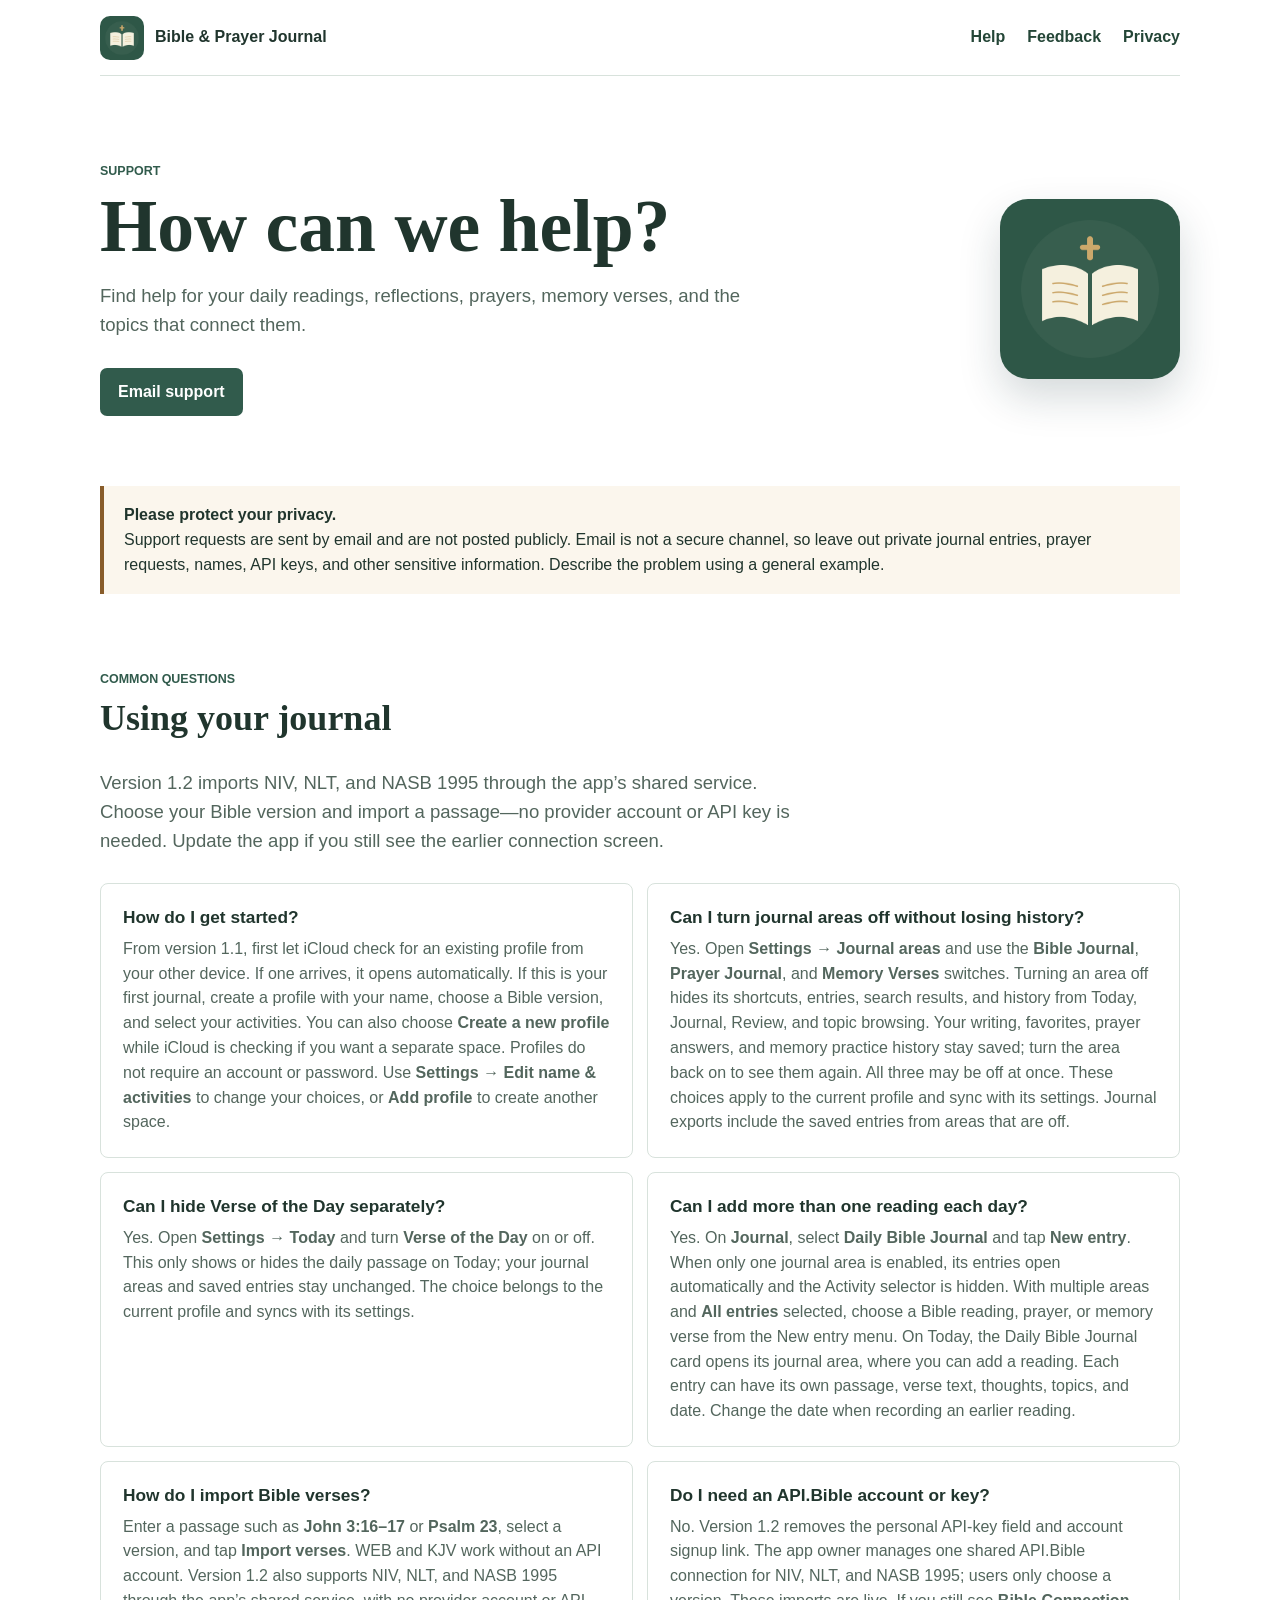
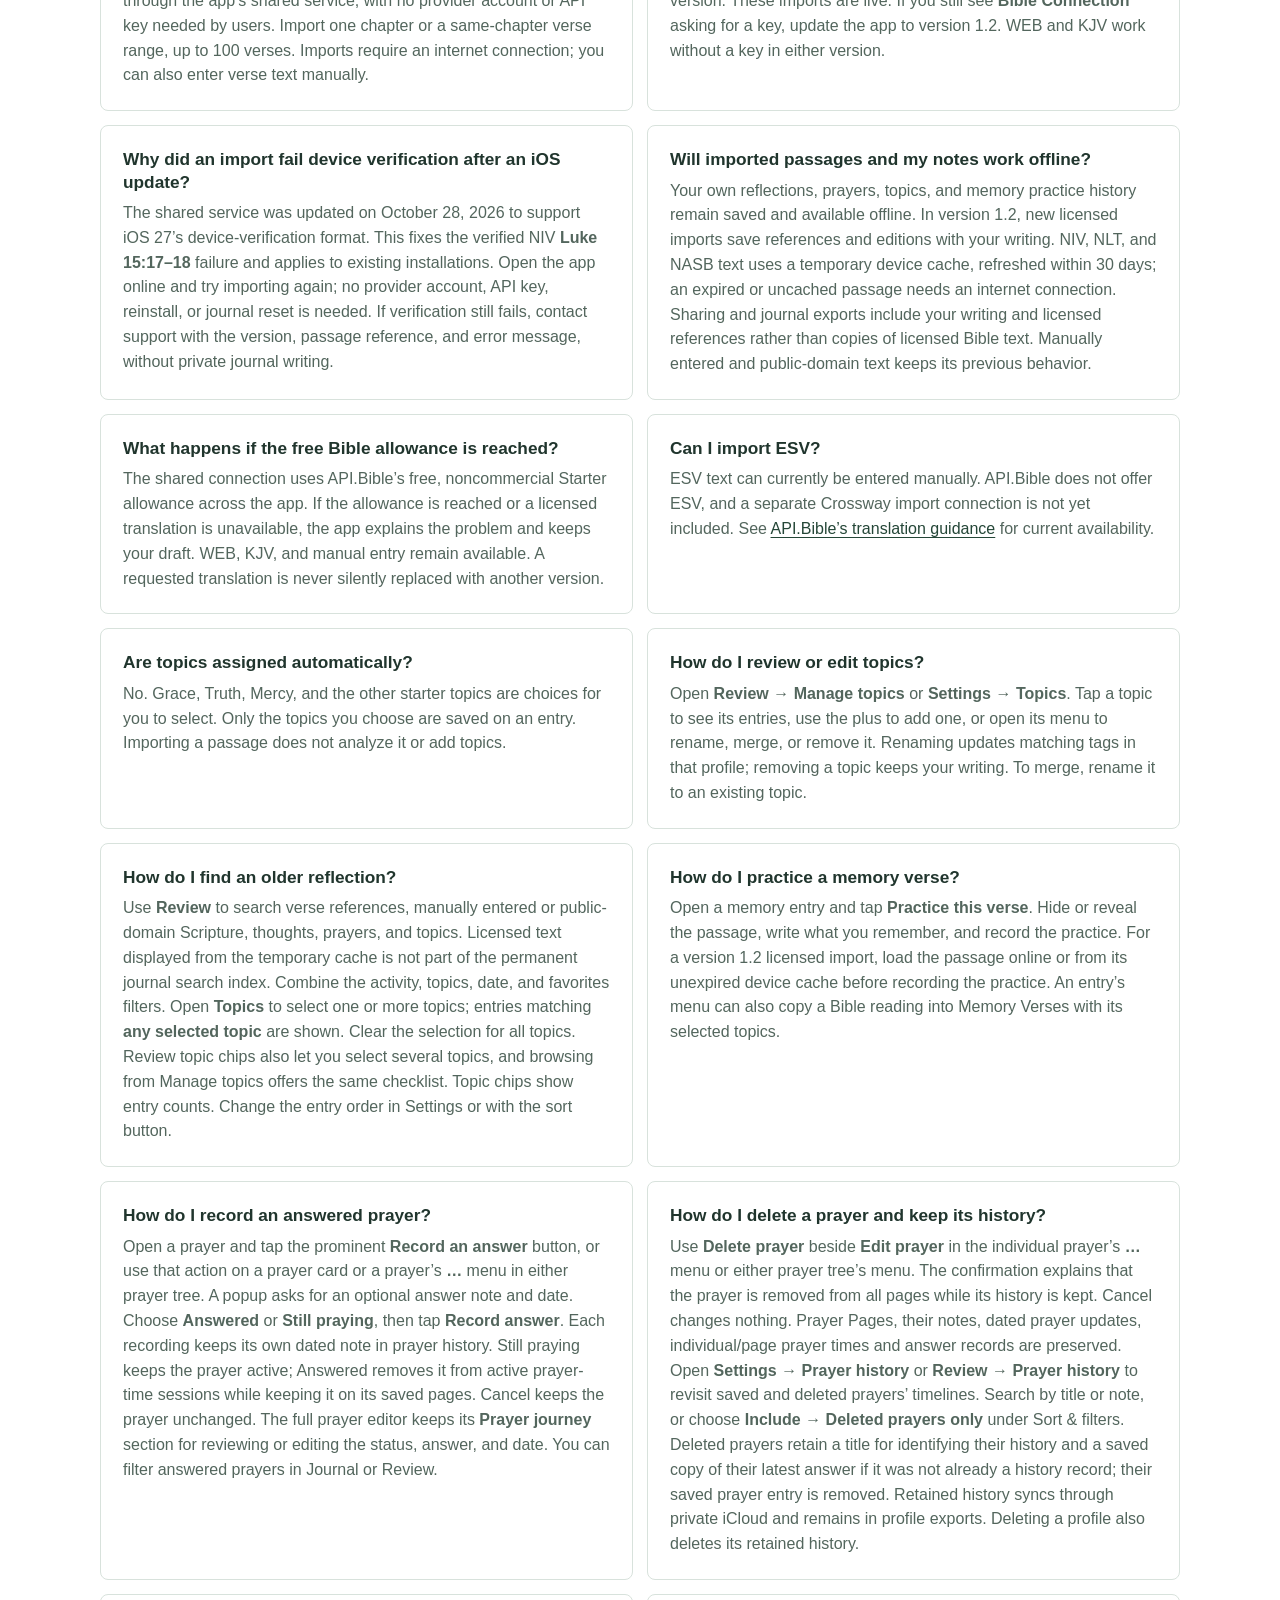
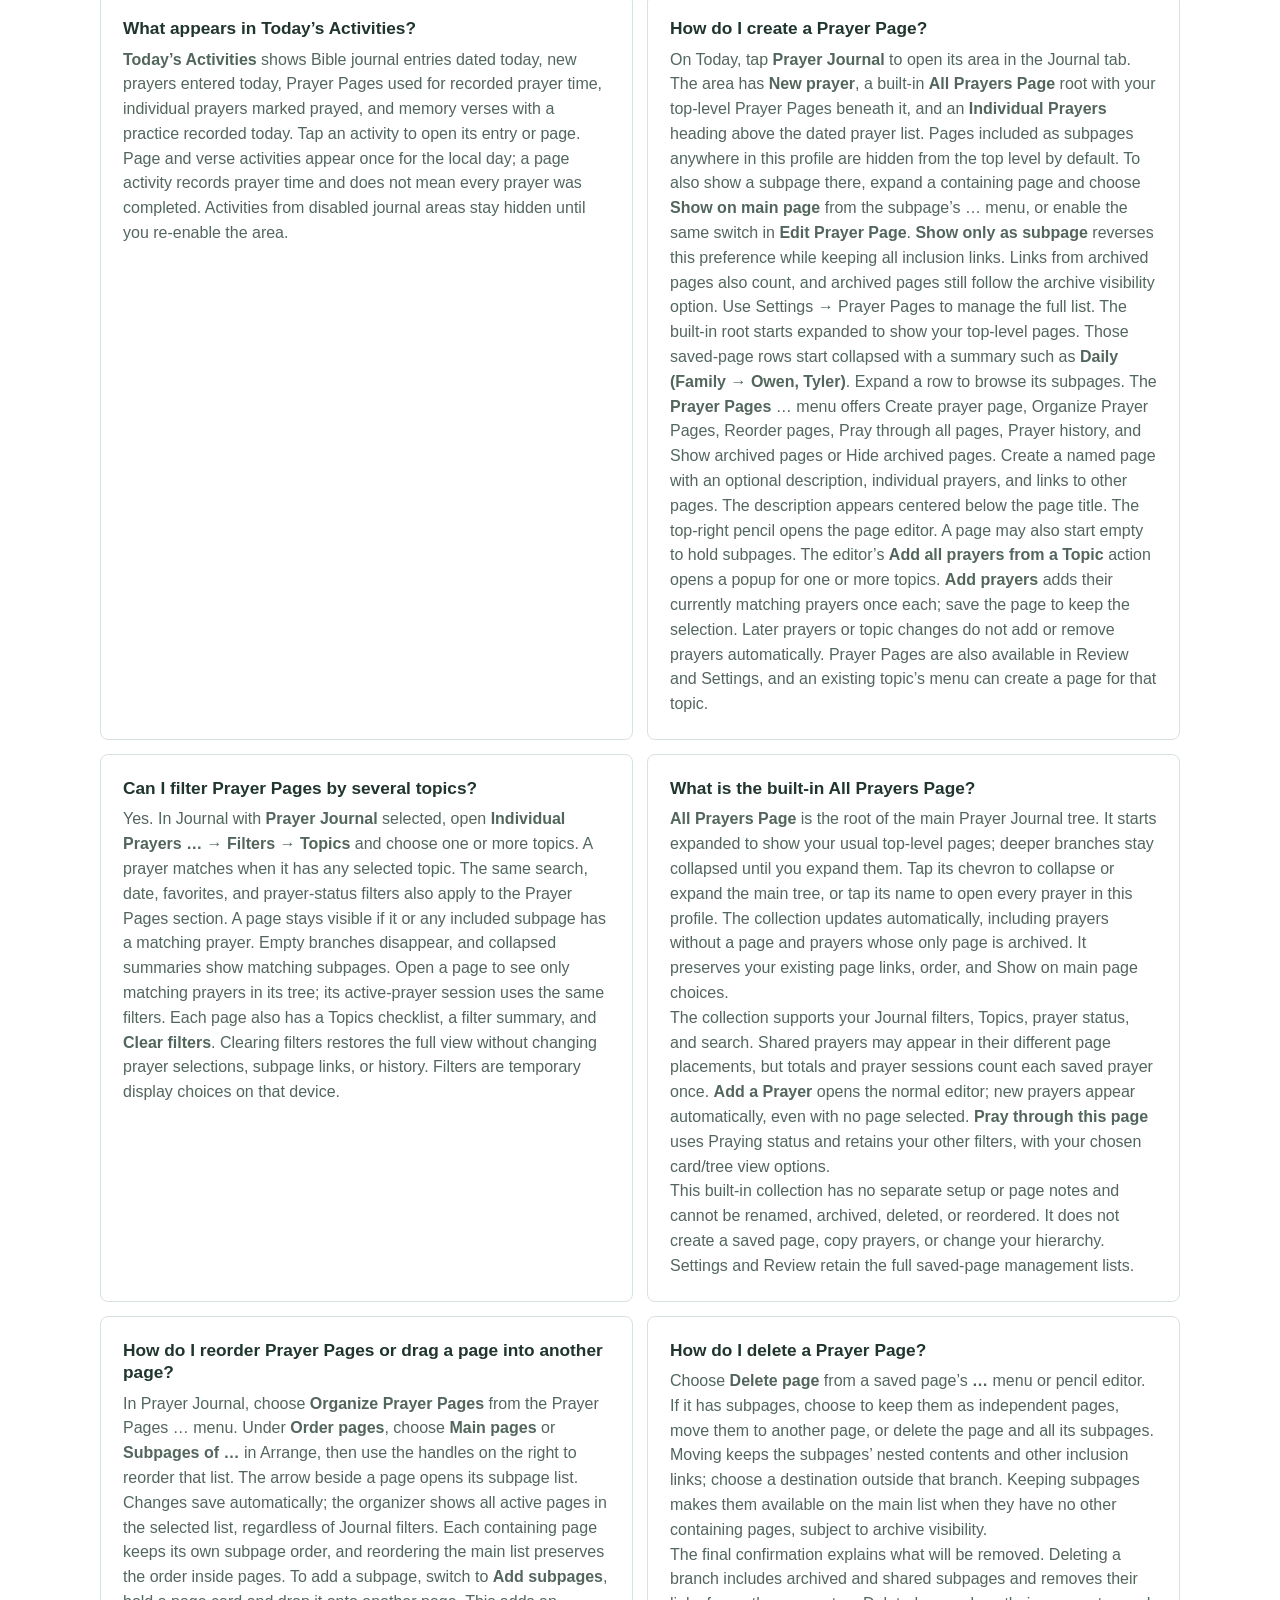
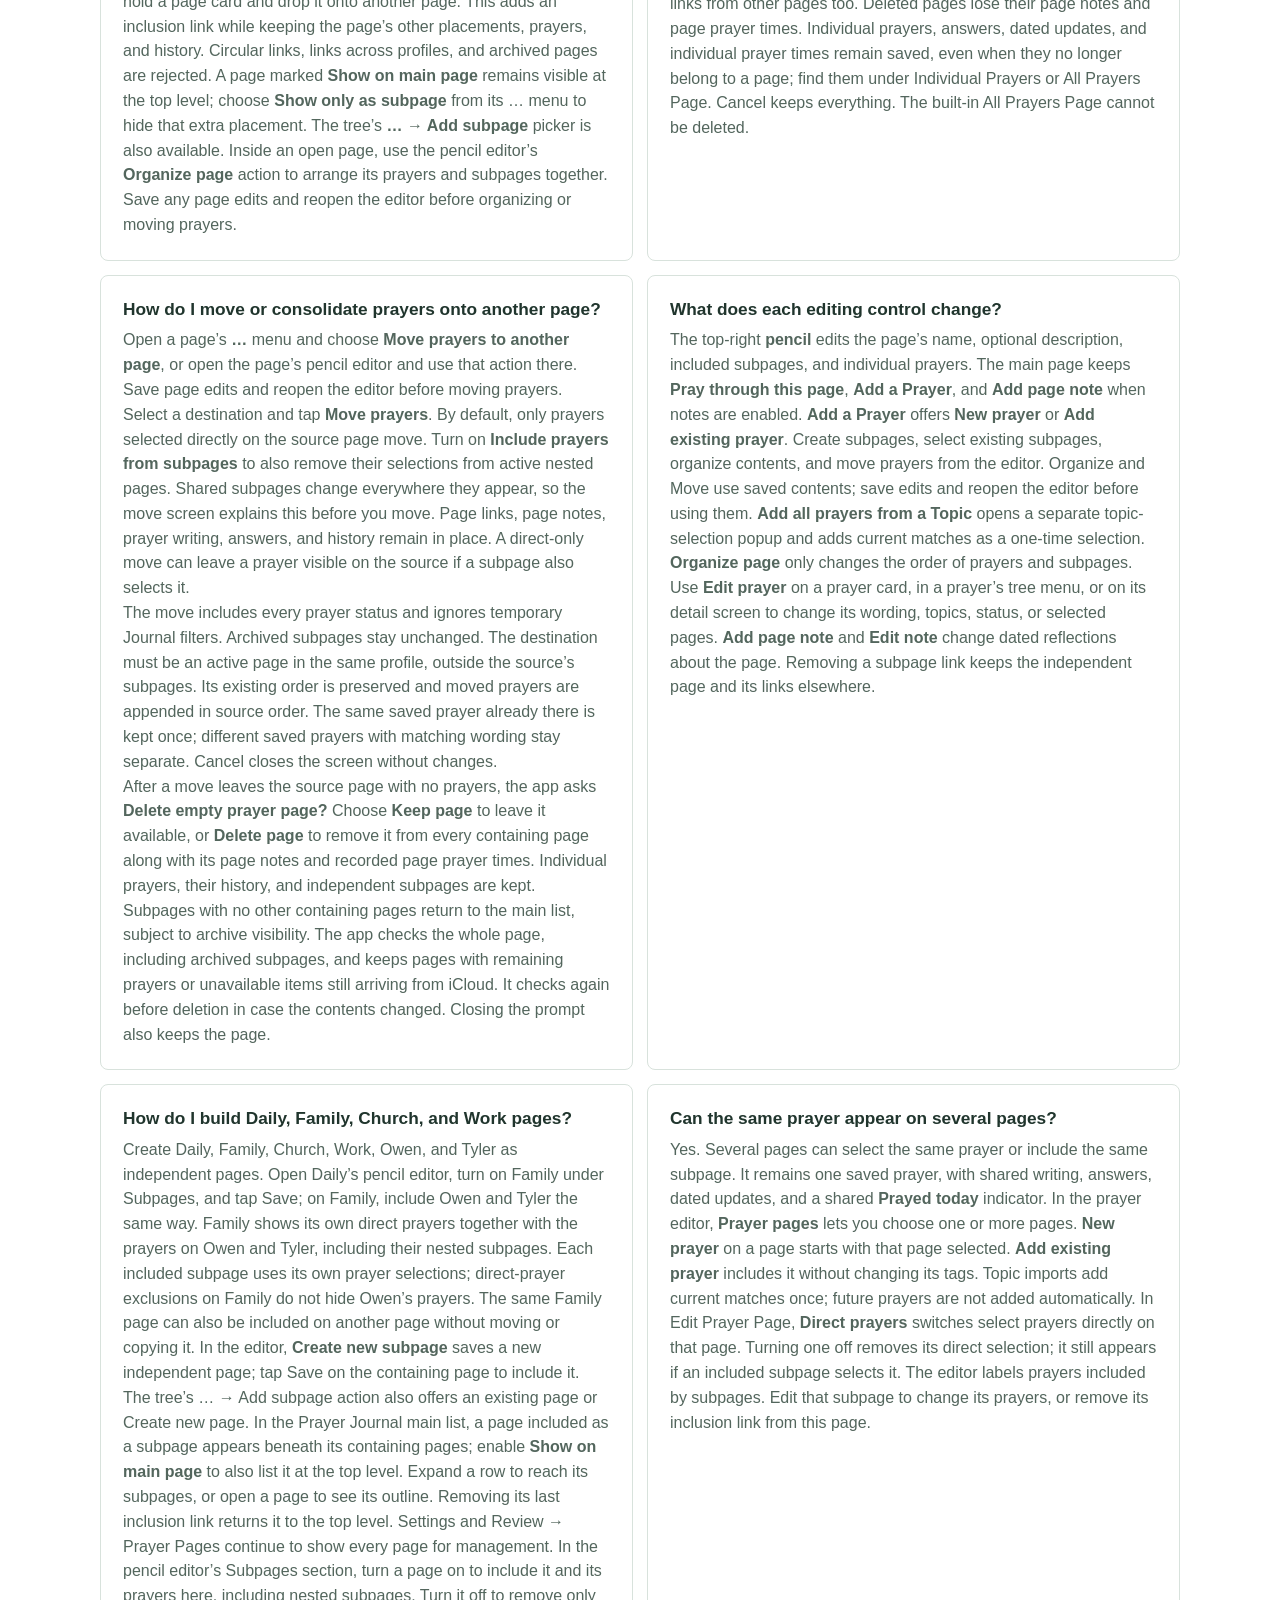
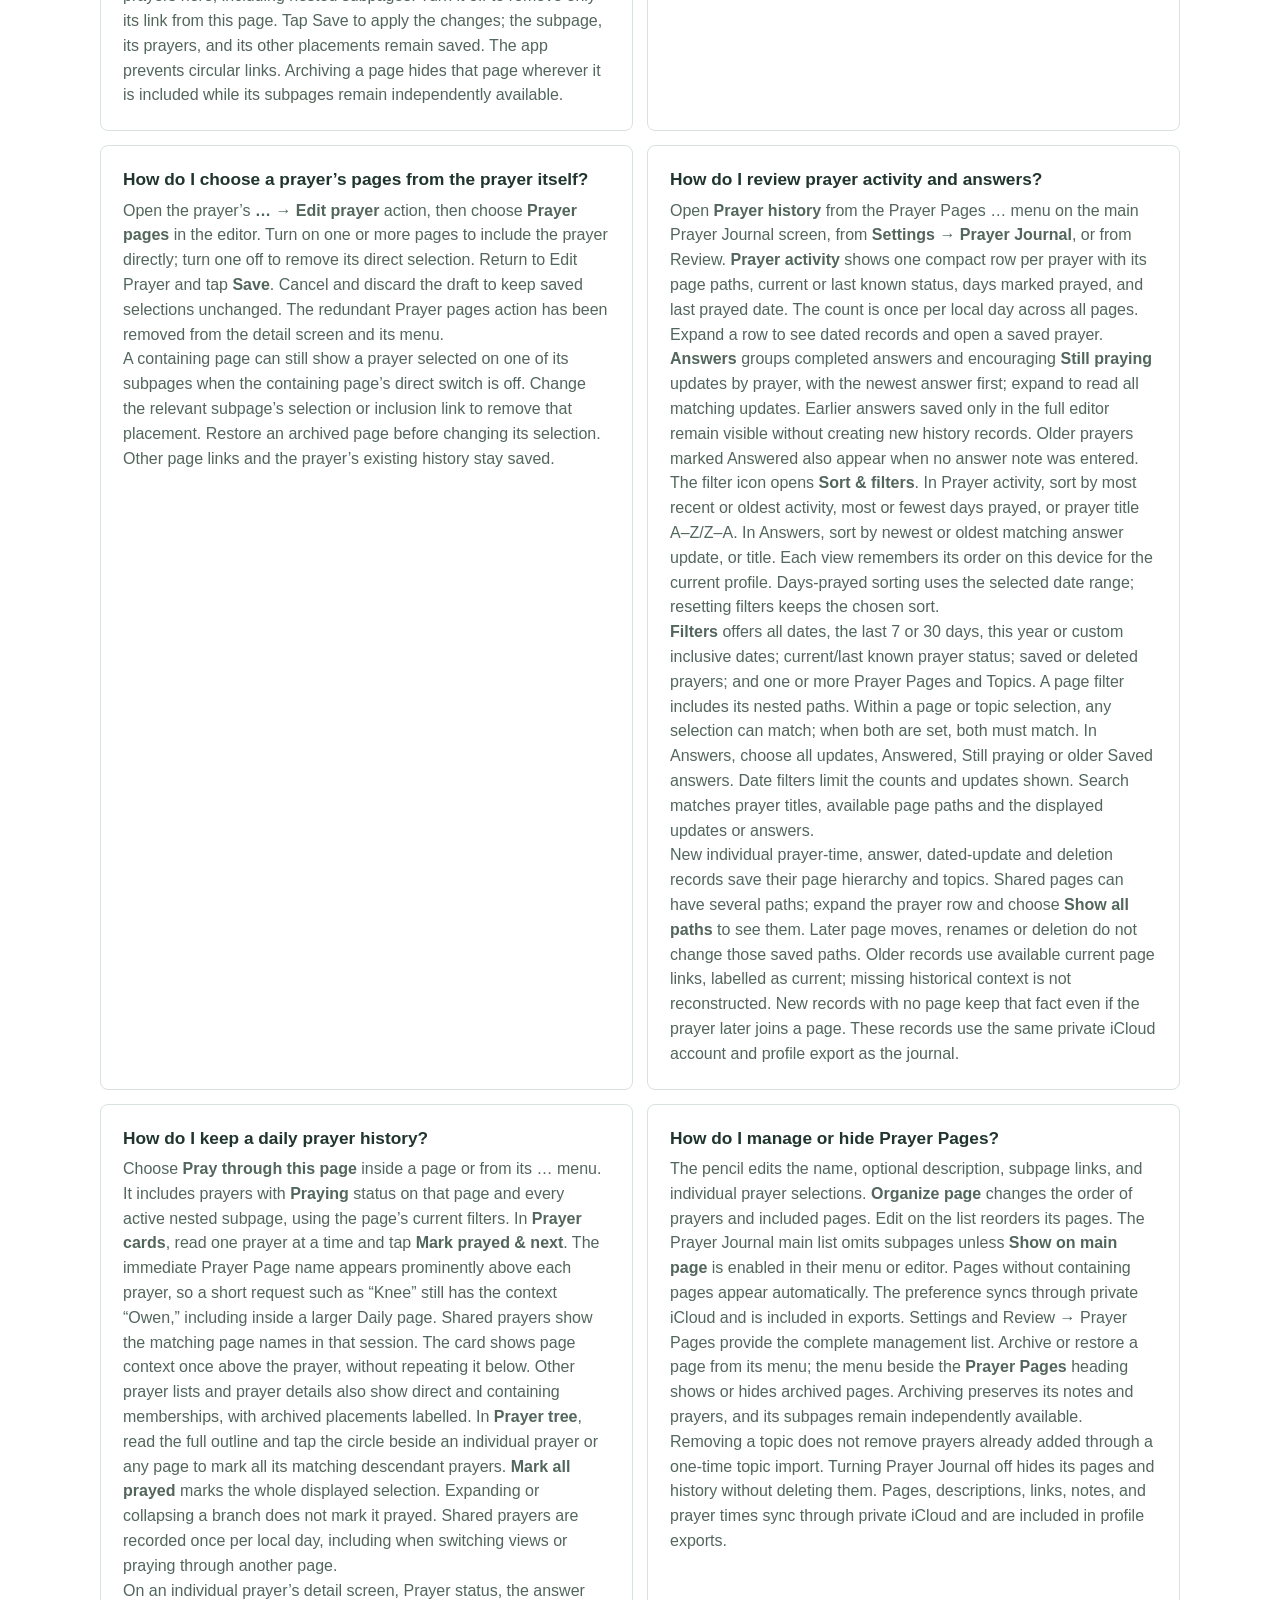
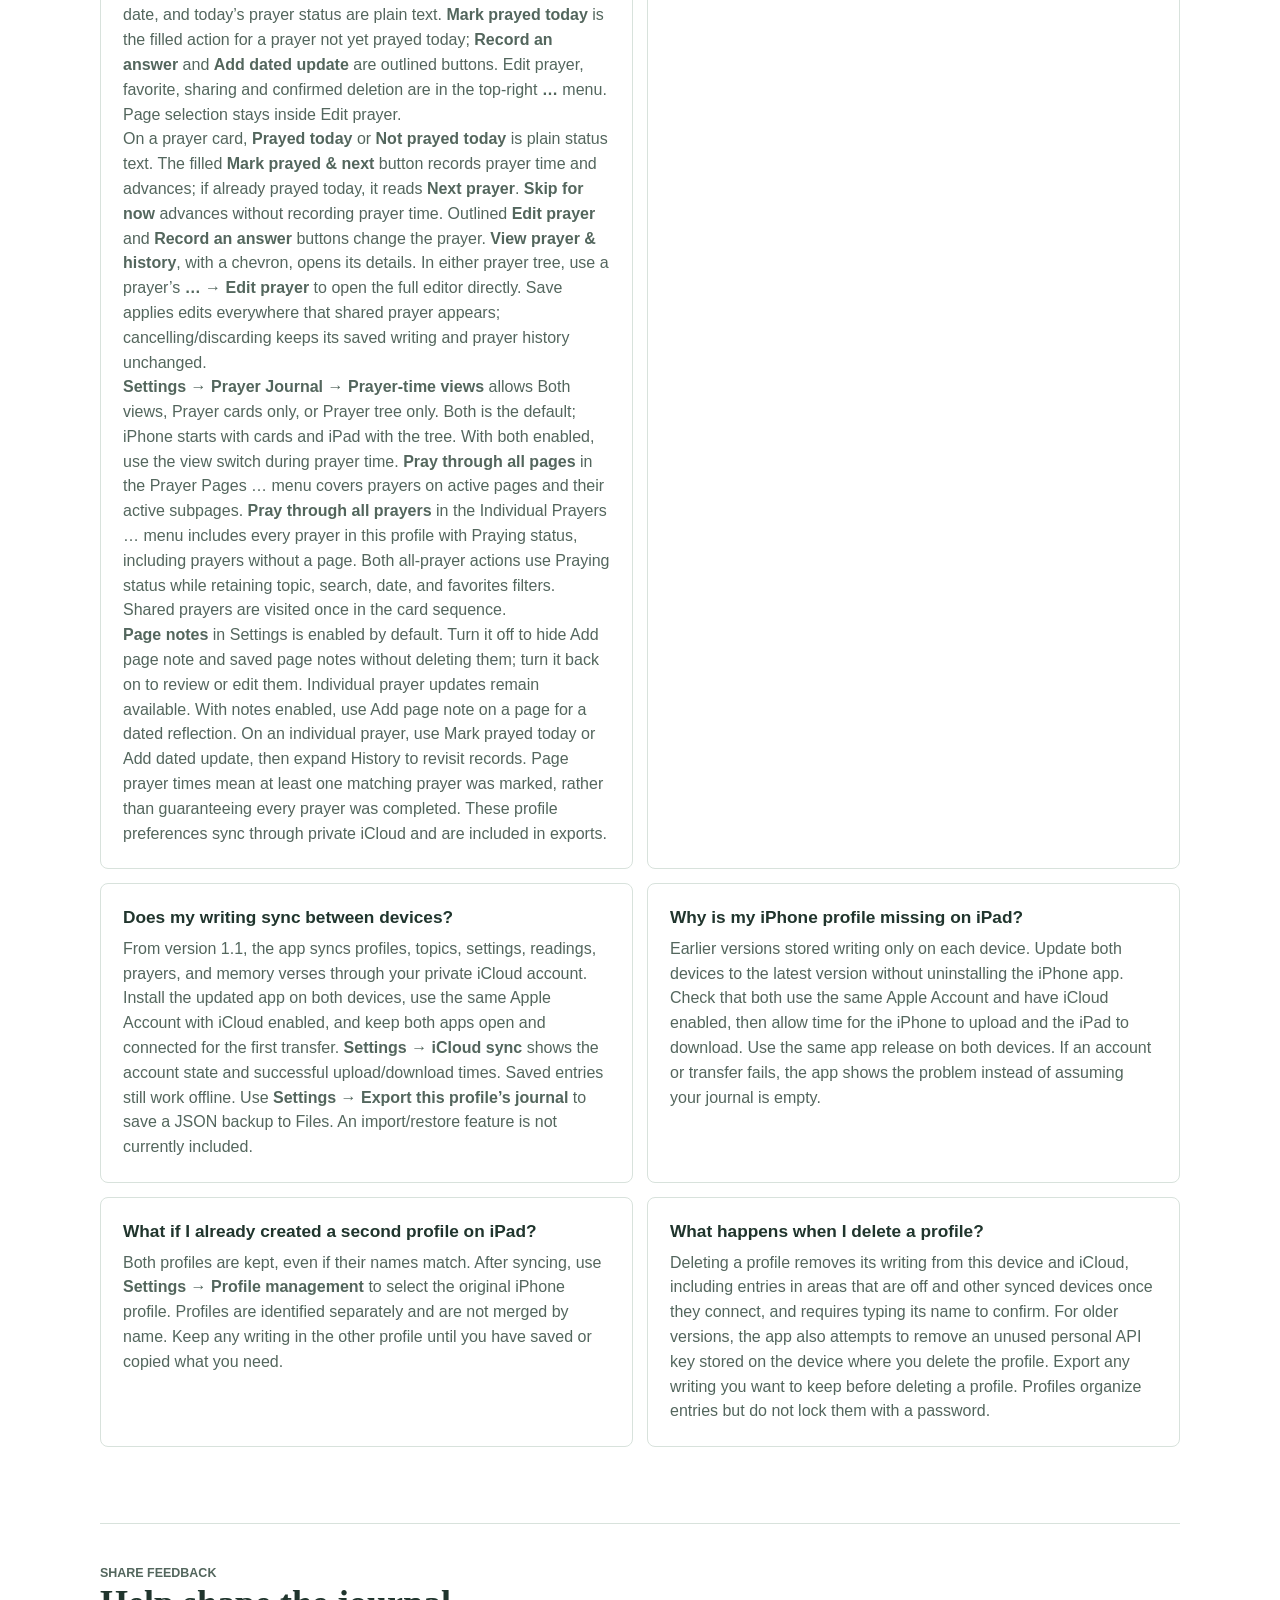
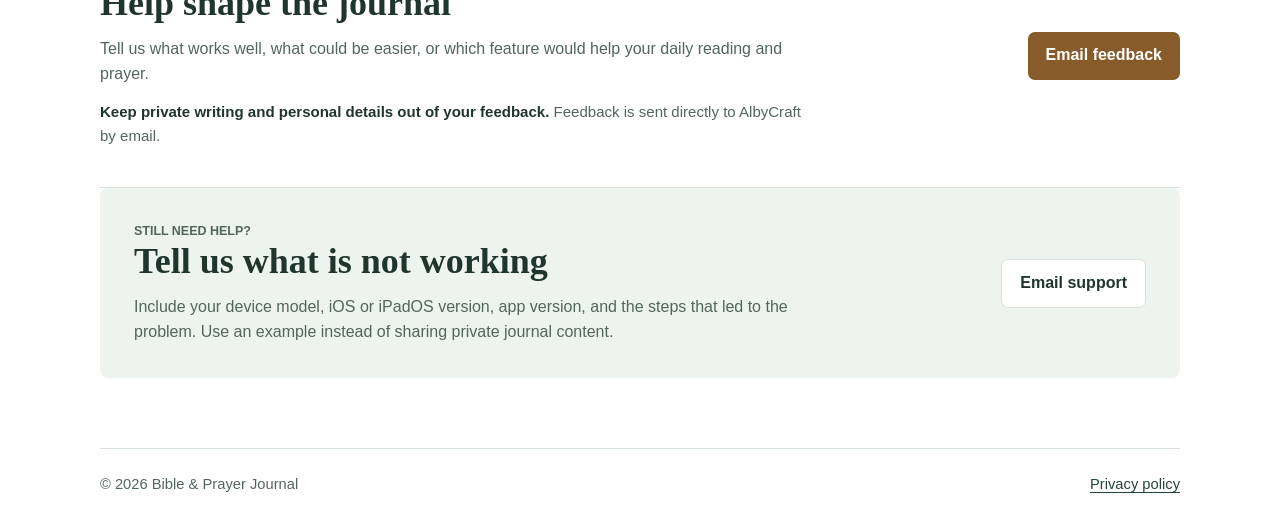
<file: index.html>
<!doctype html>
<html lang="en">
<head>
  <meta charset="utf-8">
  <meta name="viewport" content="width=device-width, initial-scale=1">
  <meta name="description" content="Help with Bible & Prayer Journal for iPhone and iPad: profiles, daily readings, prayers, memory verses, topics, and Bible imports.">
  <meta name="theme-color" content="#315b4c">
  <title>Bible &amp; Prayer Journal Support</title>
  <link rel="icon" href="assets/app-icon.png">
  <link rel="stylesheet" href="styles.css">
</head>
<body>
  <a class="skip-link" href="#main">Skip to content</a>
  <header class="site-header">
    <a class="brand" href="./" aria-label="Bible and Prayer Journal Support home">
      <img src="assets/app-icon.png" alt="" width="44" height="44">
      <span>Bible &amp; Prayer Journal</span>
    </a>
    <nav aria-label="Support navigation">
      <a href="#help">Help</a>
      <a href="#feedback">Feedback</a>
      <a href="privacy.html">Privacy</a>
    </nav>
  </header>

  <main id="main">
    <section class="intro">
      <div class="intro-copy">
        <p class="eyebrow">Support</p>
        <h1>How can we help?</h1>
        <p class="lead">Find help for your daily readings, reflections, prayers, memory verses, and the topics that connect them.</p>
        <a class="primary-action" href="mailto:albycraftsupport@gmail.com?subject=Bible%20%26%20Prayer%20Journal%20Support%20Request&amp;body=Device%20model%3A%0AOS%20version%3A%0AApp%20version%3A%0A%0ADescribe%20the%20problem%3A%0A%0APlease%20use%20a%20general%20example%20and%20do%20not%20include%20private%20journal%20writing%2C%20prayer%20requests%2C%20names%2C%20API%20keys%2C%20or%20other%20sensitive%20information.">Email support</a>
      </div>
      <img class="app-icon" src="assets/app-icon.png" alt="Bible and Prayer Journal app icon" width="180" height="180">
    </section>

    <section class="support-notice" aria-label="Support request privacy">
      <strong>Please protect your privacy.</strong>
      Support requests are sent by email and are not posted publicly. Email is not a secure channel, so leave out private journal entries, prayer requests, names, API keys, and other sensitive information. Describe the problem using a general example.
    </section>

    <section id="help" class="help-section">
      <div class="section-heading">
        <p class="eyebrow">Common Questions</p>
        <h2>Using your journal</h2>
      </div>
      <p class="lead">Version 1.2 imports NIV, NLT, and NASB 1995 through the app’s shared service. Choose your Bible version and import a passage—no provider account or API key is needed. Update the app if you still see the earlier connection screen.</p>
      <div class="faq-grid">
        <article class="faq-item">
          <h3>How do I get started?</h3>
          <p>From version 1.1, first let iCloud check for an existing profile from your other device. If one arrives, it opens automatically. If this is your first journal, create a profile with your name, choose a Bible version, and select your activities. You can also choose <strong>Create a new profile</strong> while iCloud is checking if you want a separate space. Profiles do not require an account or password. Use <strong>Settings → Edit name &amp; activities</strong> to change your choices, or <strong>Add profile</strong> to create another space.</p>
        </article>
        <article class="faq-item">
          <h3>Can I turn journal areas off without losing history?</h3>
          <p>Yes. Open <strong>Settings → Journal areas</strong> and use the <strong>Bible Journal</strong>, <strong>Prayer Journal</strong>, and <strong>Memory Verses</strong> switches. Turning an area off hides its shortcuts, entries, search results, and history from Today, Journal, Review, and topic browsing. Your writing, favorites, prayer answers, and memory practice history stay saved; turn the area back on to see them again. All three may be off at once. These choices apply to the current profile and sync with its settings. Journal exports include the saved entries from areas that are off.</p>
        </article>
        <article class="faq-item">
          <h3>Can I hide Verse of the Day separately?</h3>
          <p>Yes. Open <strong>Settings → Today</strong> and turn <strong>Verse of the Day</strong> on or off. This only shows or hides the daily passage on Today; your journal areas and saved entries stay unchanged. The choice belongs to the current profile and syncs with its settings.</p>
        </article>
        <article class="faq-item">
          <h3>Can I add more than one reading each day?</h3>
          <p>Yes. On <strong>Journal</strong>, select <strong>Daily Bible Journal</strong> and tap <strong>New entry</strong>. When only one journal area is enabled, its entries open automatically and the Activity selector is hidden. With multiple areas and <strong>All entries</strong> selected, choose a Bible reading, prayer, or memory verse from the New entry menu. On Today, the Daily Bible Journal card opens its journal area, where you can add a reading. Each entry can have its own passage, verse text, thoughts, topics, and date. Change the date when recording an earlier reading.</p>
        </article>
        <article class="faq-item">
          <h3>How do I import Bible verses?</h3>
          <p>Enter a passage such as <strong>John 3:16–17</strong> or <strong>Psalm 23</strong>, select a version, and tap <strong>Import verses</strong>. WEB and KJV work without an API account. Version 1.2 also supports NIV, NLT, and NASB 1995 through the app’s shared service, with no provider account or API key needed by users. Import one chapter or a same-chapter verse range, up to 100 verses. Imports require an internet connection; you can also enter verse text manually.</p>
        </article>
        <article class="faq-item">
          <h3>Do I need an API.Bible account or key?</h3>
          <p>No. Version 1.2 removes the personal API-key field and account signup link. The app owner manages one shared API.Bible connection for NIV, NLT, and NASB 1995; users only choose a version. These imports are live. If you still see <strong>Bible Connection</strong> asking for a key, update the app to version 1.2. WEB and KJV work without a key in either version.</p>
        </article>
        <article class="faq-item">
          <h3>Why did an import fail device verification after an iOS update?</h3>
          <p>The shared service was updated on October 28, 2026 to support iOS 27’s device-verification format. This fixes the verified NIV <strong>Luke 15:17–18</strong> failure and applies to existing installations. Open the app online and try importing again; no provider account, API key, reinstall, or journal reset is needed. If verification still fails, contact support with the version, passage reference, and error message, without private journal writing.</p>
        </article>
        <article class="faq-item">
          <h3>Will imported passages and my notes work offline?</h3>
          <p>Your own reflections, prayers, topics, and memory practice history remain saved and available offline. In version 1.2, new licensed imports save references and editions with your writing. NIV, NLT, and NASB text uses a temporary device cache, refreshed within 30 days; an expired or uncached passage needs an internet connection. Sharing and journal exports include your writing and licensed references rather than copies of licensed Bible text. Manually entered and public-domain text keeps its previous behavior.</p>
        </article>
        <article class="faq-item">
          <h3>What happens if the free Bible allowance is reached?</h3>
          <p>The shared connection uses API.Bible’s free, noncommercial Starter allowance across the app. If the allowance is reached or a licensed translation is unavailable, the app explains the problem and keeps your draft. WEB, KJV, and manual entry remain available. A requested translation is never silently replaced with another version.</p>
        </article>
        <article class="faq-item">
          <h3>Can I import ESV?</h3>
          <p>ESV text can currently be entered manually. API.Bible does not offer ESV, and a separate Crossway import connection is not yet included. See <a href="https://care.api.bible/article/405-express-licensing-faqs">API.Bible’s translation guidance</a> for current availability.</p>
        </article>
        <article class="faq-item">
          <h3>Are topics assigned automatically?</h3>
          <p>No. Grace, Truth, Mercy, and the other starter topics are choices for you to select. Only the topics you choose are saved on an entry. Importing a passage does not analyze it or add topics.</p>
        </article>
        <article class="faq-item">
          <h3>How do I review or edit topics?</h3>
          <p>Open <strong>Review → Manage topics</strong> or <strong>Settings → Topics</strong>. Tap a topic to see its entries, use the plus to add one, or open its menu to rename, merge, or remove it. Renaming updates matching tags in that profile; removing a topic keeps your writing. To merge, rename it to an existing topic.</p>
        </article>
        <article class="faq-item">
          <h3>How do I find an older reflection?</h3>
          <p>Use <strong>Review</strong> to search verse references, manually entered or public-domain Scripture, thoughts, prayers, and topics. Licensed text displayed from the temporary cache is not part of the permanent journal search index. Combine the activity, topics, date, and favorites filters. Open <strong>Topics</strong> to select one or more topics; entries matching <strong>any selected topic</strong> are shown. Clear the selection for all topics. Review topic chips also let you select several topics, and browsing from Manage topics offers the same checklist. Topic chips show entry counts. Change the entry order in Settings or with the sort button.</p>
        </article>
        <article class="faq-item">
          <h3>How do I practice a memory verse?</h3>
          <p>Open a memory entry and tap <strong>Practice this verse</strong>. Hide or reveal the passage, write what you remember, and record the practice. For a version 1.2 licensed import, load the passage online or from its unexpired device cache before recording the practice. An entry’s menu can also copy a Bible reading into Memory Verses with its selected topics.</p>
        </article>
        <article class="faq-item">
          <h3>How do I record an answered prayer?</h3>
          <p>Open a prayer and tap the prominent <strong>Record an answer</strong> button, or use that action on a prayer card or a prayer’s <strong>…</strong> menu in either prayer tree. A popup asks for an optional answer note and date. Choose <strong>Answered</strong> or <strong>Still praying</strong>, then tap <strong>Record answer</strong>. Each recording keeps its own dated note in prayer history. Still praying keeps the prayer active; Answered removes it from active prayer-time sessions while keeping it on its saved pages. Cancel keeps the prayer unchanged. The full prayer editor keeps its <strong>Prayer journey</strong> section for reviewing or editing the status, answer, and date. You can filter answered prayers in Journal or Review.</p>
        </article>
        <article class="faq-item" id="delete-individual-prayer">
          <h3>How do I delete a prayer and keep its history?</h3>
          <p>Use <strong>Delete prayer</strong> beside <strong>Edit prayer</strong> in the individual prayer’s <strong>…</strong> menu or either prayer tree’s menu. The confirmation explains that the prayer is removed from all pages while its history is kept. Cancel changes nothing. Prayer Pages, their notes, dated prayer updates, individual/page prayer times and answer records are preserved.</p>
          <p>Open <strong>Settings → Prayer history</strong> or <strong>Review → Prayer history</strong> to revisit saved and deleted prayers’ timelines. Search by title or note, or choose <strong>Include → Deleted prayers only</strong> under Sort &amp; filters. Deleted prayers retain a title for identifying their history and a saved copy of their latest answer if it was not already a history record; their saved prayer entry is removed. Retained history syncs through private iCloud and remains in profile exports. Deleting a profile also deletes its retained history.</p>
        </article>
        <article class="faq-item" id="todays-activities">
          <h3>What appears in Today’s Activities?</h3>
          <p><strong>Today’s Activities</strong> shows Bible journal entries dated today, new prayers entered today, Prayer Pages used for recorded prayer time, individual prayers marked prayed, and memory verses with a practice recorded today. Tap an activity to open its entry or page. Page and verse activities appear once for the local day; a page activity records prayer time and does not mean every prayer was completed. Activities from disabled journal areas stay hidden until you re-enable the area.</p>
        </article>
        <article class="faq-item" id="prayer-pages">
          <h3>How do I create a Prayer Page?</h3>
          <p>On Today, tap <strong>Prayer Journal</strong> to open its area in the Journal tab. The area has <strong>New prayer</strong>, a built-in <strong>All Prayers Page</strong> root with your top-level Prayer Pages beneath it, and an <strong>Individual Prayers</strong> heading above the dated prayer list. Pages included as subpages anywhere in this profile are hidden from the top level by default. To also show a subpage there, expand a containing page and choose <strong>Show on main page</strong> from the subpage’s … menu, or enable the same switch in <strong>Edit Prayer Page</strong>. <strong>Show only as subpage</strong> reverses this preference while keeping all inclusion links. Links from archived pages also count, and archived pages still follow the archive visibility option. Use Settings → Prayer Pages to manage the full list. The built-in root starts expanded to show your top-level pages. Those saved-page rows start collapsed with a summary such as <strong>Daily (Family → Owen, Tyler)</strong>. Expand a row to browse its subpages. The <strong>Prayer Pages</strong> … menu offers Create prayer page, Organize Prayer Pages, Reorder pages, Pray through all pages, Prayer history, and Show archived pages or Hide archived pages. Create a named page with an optional description, individual prayers, and links to other pages. The description appears centered below the page title. The top-right pencil opens the page editor. A page may also start empty to hold subpages. The editor’s <strong>Add all prayers from a Topic</strong> action opens a popup for one or more topics. <strong>Add prayers</strong> adds their currently matching prayers once each; save the page to keep the selection. Later prayers or topic changes do not add or remove prayers automatically. Prayer Pages are also available in Review and Settings, and an existing topic’s menu can create a page for that topic.</p>
        </article>
        <article class="faq-item" id="filter-prayer-pages">
          <h3>Can I filter Prayer Pages by several topics?</h3>
          <p>Yes. In Journal with <strong>Prayer Journal</strong> selected, open <strong>Individual Prayers … → Filters → Topics</strong> and choose one or more topics. A prayer matches when it has any selected topic. The same search, date, favorites, and prayer-status filters also apply to the Prayer Pages section. A page stays visible if it or any included subpage has a matching prayer. Empty branches disappear, and collapsed summaries show matching subpages. Open a page to see only matching prayers in its tree; its active-prayer session uses the same filters. Each page also has a Topics checklist, a filter summary, and <strong>Clear filters</strong>. Clearing filters restores the full view without changing prayer selections, subpage links, or history. Filters are temporary display choices on that device.</p>
        </article>
        <article class="faq-item" id="all-prayers-page">
          <h3>What is the built-in All Prayers Page?</h3>
          <p><strong>All Prayers Page</strong> is the root of the main Prayer Journal tree. It starts expanded to show your usual top-level pages; deeper branches stay collapsed until you expand them. Tap its chevron to collapse or expand the main tree, or tap its name to open every prayer in this profile. The collection updates automatically, including prayers without a page and prayers whose only page is archived. It preserves your existing page links, order, and Show on main page choices.</p>
          <p>The collection supports your Journal filters, Topics, prayer status, and search. Shared prayers may appear in their different page placements, but totals and prayer sessions count each saved prayer once. <strong>Add a Prayer</strong> opens the normal editor; new prayers appear automatically, even with no page selected. <strong>Pray through this page</strong> uses Praying status and retains your other filters, with your chosen card/tree view options.</p>
          <p>This built-in collection has no separate setup or page notes and cannot be renamed, archived, deleted, or reordered. It does not create a saved page, copy prayers, or change your hierarchy. Settings and Review retain the full saved-page management lists.</p>
        </article>
        <article class="faq-item" id="organize-prayer-pages">
          <h3>How do I reorder Prayer Pages or drag a page into another page?</h3>
          <p>In Prayer Journal, choose <strong>Organize Prayer Pages</strong> from the Prayer Pages … menu. Under <strong>Order pages</strong>, choose <strong>Main pages</strong> or <strong>Subpages of …</strong> in Arrange, then use the handles on the right to reorder that list. The arrow beside a page opens its subpage list. Changes save automatically; the organizer shows all active pages in the selected list, regardless of Journal filters. Each containing page keeps its own subpage order, and reordering the main list preserves the order inside pages. To add a subpage, switch to <strong>Add subpages</strong>, hold a page card and drop it onto another page. This adds an inclusion link while keeping the page’s other placements, prayers, and history. Circular links, links across profiles, and archived pages are rejected. A page marked <strong>Show on main page</strong> remains visible at the top level; choose <strong>Show only as subpage</strong> from its … menu to hide that extra placement. The tree’s <strong>… → Add subpage</strong> picker is also available. Inside an open page, use the pencil editor’s <strong>Organize page</strong> action to arrange its prayers and subpages together. Save any page edits and reopen the editor before organizing or moving prayers.</p>
        </article>
        <article class="faq-item" id="delete-prayer-page">
          <h3>How do I delete a Prayer Page?</h3>
          <p>Choose <strong>Delete page</strong> from a saved page’s <strong>…</strong> menu or pencil editor. If it has subpages, choose to keep them as independent pages, move them to another page, or delete the page and all its subpages. Moving keeps the subpages’ nested contents and other inclusion links; choose a destination outside that branch. Keeping subpages makes them available on the main list when they have no other containing pages, subject to archive visibility.</p>
          <p>The final confirmation explains what will be removed. Deleting a branch includes archived and shared subpages and removes their links from other pages too. Deleted pages lose their page notes and page prayer times. Individual prayers, answers, dated updates, and individual prayer times remain saved, even when they no longer belong to a page; find them under Individual Prayers or All Prayers Page. Cancel keeps everything. The built-in All Prayers Page cannot be deleted.</p>
        </article>
        <article class="faq-item" id="move-prayers">
          <h3>How do I move or consolidate prayers onto another page?</h3>
          <p>Open a page’s <strong>…</strong> menu and choose <strong>Move prayers to another page</strong>, or open the page’s pencil editor and use that action there. Save page edits and reopen the editor before moving prayers. Select a destination and tap <strong>Move prayers</strong>. By default, only prayers selected directly on the source page move. Turn on <strong>Include prayers from subpages</strong> to also remove their selections from active nested pages. Shared subpages change everywhere they appear, so the move screen explains this before you move. Page links, page notes, prayer writing, answers, and history remain in place. A direct-only move can leave a prayer visible on the source if a subpage also selects it.</p>
          <p>The move includes every prayer status and ignores temporary Journal filters. Archived subpages stay unchanged. The destination must be an active page in the same profile, outside the source’s subpages. Its existing order is preserved and moved prayers are appended in source order. The same saved prayer already there is kept once; different saved prayers with matching wording stay separate. Cancel closes the screen without changes.</p>
          <p>After a move leaves the source page with no prayers, the app asks <strong>Delete empty prayer page?</strong> Choose <strong>Keep page</strong> to leave it available, or <strong>Delete page</strong> to remove it from every containing page along with its page notes and recorded page prayer times. Individual prayers, their history, and independent subpages are kept. Subpages with no other containing pages return to the main list, subject to archive visibility. The app checks the whole page, including archived subpages, and keeps pages with remaining prayers or unavailable items still arriving from iCloud. It checks again before deletion in case the contents changed. Closing the prompt also keeps the page.</p>
        </article>
        <article class="faq-item" id="edit-prayer-page">
          <h3>What does each editing control change?</h3>
          <p>The top-right <strong>pencil</strong> edits the page’s name, optional description, included subpages, and individual prayers. The main page keeps <strong>Pray through this page</strong>, <strong>Add a Prayer</strong>, and <strong>Add page note</strong> when notes are enabled. <strong>Add a Prayer</strong> offers <strong>New prayer</strong> or <strong>Add existing prayer</strong>. Create subpages, select existing subpages, organize contents, and move prayers from the editor. Organize and Move use saved contents; save edits and reopen the editor before using them. <strong>Add all prayers from a Topic</strong> opens a separate topic-selection popup and adds current matches as a one-time selection. <strong>Organize page</strong> only changes the order of prayers and subpages. Use <strong>Edit prayer</strong> on a prayer card, in a prayer’s tree menu, or on its detail screen to change its wording, topics, status, or selected pages. <strong>Add page note</strong> and <strong>Edit note</strong> change dated reflections about the page. Removing a subpage link keeps the independent page and its links elsewhere.</p>
        </article>
        <article class="faq-item" id="nested-prayer-pages">
          <h3>How do I build Daily, Family, Church, and Work pages?</h3>
          <p>Create Daily, Family, Church, Work, Owen, and Tyler as independent pages. Open Daily’s pencil editor, turn on Family under Subpages, and tap Save; on Family, include Owen and Tyler the same way. Family shows its own direct prayers together with the prayers on Owen and Tyler, including their nested subpages. Each included subpage uses its own prayer selections; direct-prayer exclusions on Family do not hide Owen’s prayers. The same Family page can also be included on another page without moving or copying it. In the editor, <strong>Create new subpage</strong> saves a new independent page; tap Save on the containing page to include it. The tree’s … → Add subpage action also offers an existing page or Create new page. In the Prayer Journal main list, a page included as a subpage appears beneath its containing pages; enable <strong>Show on main page</strong> to also list it at the top level. Expand a row to reach its subpages, or open a page to see its outline. Removing its last inclusion link returns it to the top level. Settings and Review → Prayer Pages continue to show every page for management. In the pencil editor’s Subpages section, turn a page on to include it and its prayers here, including nested subpages. Turn it off to remove only its link from this page. Tap Save to apply the changes; the subpage, its prayers, and its other placements remain saved. The app prevents circular links. Archiving a page hides that page wherever it is included while its subpages remain independently available.</p>
        </article>
        <article class="faq-item">
          <h3>Can the same prayer appear on several pages?</h3>
          <p>Yes. Several pages can select the same prayer or include the same subpage. It remains one saved prayer, with shared writing, answers, dated updates, and a shared <strong>Prayed today</strong> indicator. In the prayer editor, <strong>Prayer pages</strong> lets you choose one or more pages. <strong>New prayer</strong> on a page starts with that page selected. <strong>Add existing prayer</strong> includes it without changing its tags. Topic imports add current matches once; future prayers are not added automatically. In Edit Prayer Page, <strong>Direct prayers</strong> switches select prayers directly on that page. Turning one off removes its direct selection; it still appears if an included subpage selects it. The editor labels prayers included by subpages. Edit that subpage to change its prayers, or remove its inclusion link from this page.</p>
        </article>
        <article class="faq-item" id="prayer-page-assignments">
          <h3>How do I choose a prayer’s pages from the prayer itself?</h3>
          <p>Open the prayer’s <strong>… → Edit prayer</strong> action, then choose <strong>Prayer pages</strong> in the editor. Turn on one or more pages to include the prayer directly; turn one off to remove its direct selection. Return to Edit Prayer and tap <strong>Save</strong>. Cancel and discard the draft to keep saved selections unchanged. The redundant Prayer pages action has been removed from the detail screen and its menu.</p>
          <p>A containing page can still show a prayer selected on one of its subpages when the containing page’s direct switch is off. Change the relevant subpage’s selection or inclusion link to remove that placement. Restore an archived page before changing its selection. Other page links and the prayer’s existing history stay saved.</p>
        </article>
        <article class="faq-item">
          <h3>How do I review prayer activity and answers?</h3>
          <p>Open <strong>Prayer history</strong> from the Prayer Pages … menu on the main Prayer Journal screen, from <strong>Settings → Prayer Journal</strong>, or from Review. <strong>Prayer activity</strong> shows one compact row per prayer with its page paths, current or last known status, days marked prayed, and last prayed date. The count is once per local day across all pages. Expand a row to see dated records and open a saved prayer. <strong>Answers</strong> groups completed answers and encouraging <strong>Still praying</strong> updates by prayer, with the newest answer first; expand to read all matching updates. Earlier answers saved only in the full editor remain visible without creating new history records. Older prayers marked Answered also appear when no answer note was entered.</p>
          <p>The filter icon opens <strong>Sort &amp; filters</strong>. In Prayer activity, sort by most recent or oldest activity, most or fewest days prayed, or prayer title A–Z/Z–A. In Answers, sort by newest or oldest matching answer update, or title. Each view remembers its order on this device for the current profile. Days-prayed sorting uses the selected date range; resetting filters keeps the chosen sort.</p>
          <p><strong>Filters</strong> offers all dates, the last 7 or 30 days, this year or custom inclusive dates; current/last known prayer status; saved or deleted prayers; and one or more Prayer Pages and Topics. A page filter includes its nested paths. Within a page or topic selection, any selection can match; when both are set, both must match. In Answers, choose all updates, Answered, Still praying or older Saved answers. Date filters limit the counts and updates shown. Search matches prayer titles, available page paths and the displayed updates or answers.</p>
          <p>New individual prayer-time, answer, dated-update and deletion records save their page hierarchy and topics. Shared pages can have several paths; expand the prayer row and choose <strong>Show all paths</strong> to see them. Later page moves, renames or deletion do not change those saved paths. Older records use available current page links, labelled as current; missing historical context is not reconstructed. New records with no page keep that fact even if the prayer later joins a page. These records use the same private iCloud account and profile export as the journal.</p>
        </article>
        <article class="faq-item">
          <h3>How do I keep a daily prayer history?</h3>
          <p>Choose <strong>Pray through this page</strong> inside a page or from its … menu. It includes prayers with <strong>Praying</strong> status on that page and every active nested subpage, using the page’s current filters. In <strong>Prayer cards</strong>, read one prayer at a time and tap <strong>Mark prayed &amp; next</strong>. The immediate Prayer Page name appears prominently above each prayer, so a short request such as “Knee” still has the context “Owen,” including inside a larger Daily page. Shared prayers show the matching page names in that session. The card shows page context once above the prayer, without repeating it below. Other prayer lists and prayer details also show direct and containing memberships, with archived placements labelled. In <strong>Prayer tree</strong>, read the full outline and tap the circle beside an individual prayer or any page to mark all its matching descendant prayers. <strong>Mark all prayed</strong> marks the whole displayed selection. Expanding or collapsing a branch does not mark it prayed. Shared prayers are recorded once per local day, including when switching views or praying through another page.</p>
          <p>On an individual prayer’s detail screen, Prayer status, the answer date, and today’s prayer status are plain text. <strong>Mark prayed today</strong> is the filled action for a prayer not yet prayed today; <strong>Record an answer</strong> and <strong>Add dated update</strong> are outlined buttons. Edit prayer, favorite, sharing and confirmed deletion are in the top-right <strong>…</strong> menu. Page selection stays inside Edit prayer.</p>
          <p>On a prayer card, <strong>Prayed today</strong> or <strong>Not prayed today</strong> is plain status text. The filled <strong>Mark prayed &amp; next</strong> button records prayer time and advances; if already prayed today, it reads <strong>Next prayer</strong>. <strong>Skip for now</strong> advances without recording prayer time. Outlined <strong>Edit prayer</strong> and <strong>Record an answer</strong> buttons change the prayer. <strong>View prayer &amp; history</strong>, with a chevron, opens its details. In either prayer tree, use a prayer’s <strong>… → Edit prayer</strong> to open the full editor directly. Save applies edits everywhere that shared prayer appears; cancelling/discarding keeps its saved writing and prayer history unchanged.</p>
          <p><strong>Settings → Prayer Journal → Prayer-time views</strong> allows Both views, Prayer cards only, or Prayer tree only. Both is the default; iPhone starts with cards and iPad with the tree. With both enabled, use the view switch during prayer time. <strong>Pray through all pages</strong> in the Prayer Pages … menu covers prayers on active pages and their active subpages. <strong>Pray through all prayers</strong> in the Individual Prayers … menu includes every prayer in this profile with Praying status, including prayers without a page. Both all-prayer actions use Praying status while retaining topic, search, date, and favorites filters. Shared prayers are visited once in the card sequence.</p>
          <p><strong>Page notes</strong> in Settings is enabled by default. Turn it off to hide Add page note and saved page notes without deleting them; turn it back on to review or edit them. Individual prayer updates remain available. With notes enabled, use Add page note on a page for a dated reflection. On an individual prayer, use Mark prayed today or Add dated update, then expand History to revisit records. Page prayer times mean at least one matching prayer was marked, rather than guaranteeing every prayer was completed. These profile preferences sync through private iCloud and are included in exports.</p>
        </article>
        <article class="faq-item">
          <h3>How do I manage or hide Prayer Pages?</h3>
          <p>The pencil edits the name, optional description, subpage links, and individual prayer selections. <strong>Organize page</strong> changes the order of prayers and included pages. Edit on the list reorders its pages. The Prayer Journal main list omits subpages unless <strong>Show on main page</strong> is enabled in their menu or editor. Pages without containing pages appear automatically. The preference syncs through private iCloud and is included in exports. Settings and Review → Prayer Pages provide the complete management list. Archive or restore a page from its menu; the menu beside the <strong>Prayer Pages</strong> heading shows or hides archived pages. Archiving preserves its notes and prayers, and its subpages remain independently available. Removing a topic does not remove prayers already added through a one-time topic import. Turning Prayer Journal off hides its pages and history without deleting them. Pages, descriptions, links, notes, and prayer times sync through private iCloud and are included in profile exports.</p>
        </article>
        <article class="faq-item">
          <h3>Does my writing sync between devices?</h3>
          <p>From version 1.1, the app syncs profiles, topics, settings, readings, prayers, and memory verses through your private iCloud account. Install the updated app on both devices, use the same Apple Account with iCloud enabled, and keep both apps open and connected for the first transfer. <strong>Settings → iCloud sync</strong> shows the account state and successful upload/download times. Saved entries still work offline. Use <strong>Settings → Export this profile’s journal</strong> to save a JSON backup to Files. An import/restore feature is not currently included.</p>
        </article>
        <article class="faq-item">
          <h3>Why is my iPhone profile missing on iPad?</h3>
          <p>Earlier versions stored writing only on each device. Update both devices to the latest version without uninstalling the iPhone app. Check that both use the same Apple Account and have iCloud enabled, then allow time for the iPhone to upload and the iPad to download. Use the same app release on both devices. If an account or transfer fails, the app shows the problem instead of assuming your journal is empty.</p>
        </article>
        <article class="faq-item">
          <h3>What if I already created a second profile on iPad?</h3>
          <p>Both profiles are kept, even if their names match. After syncing, use <strong>Settings → Profile management</strong> to select the original iPhone profile. Profiles are identified separately and are not merged by name. Keep any writing in the other profile until you have saved or copied what you need.</p>
        </article>
        <article class="faq-item">
          <h3>What happens when I delete a profile?</h3>
          <p>Deleting a profile removes its writing from this device and iCloud, including entries in areas that are off and other synced devices once they connect, and requires typing its name to confirm. For older versions, the app also attempts to remove an unused personal API key stored on the device where you delete the profile. Export any writing you want to keep before deleting a profile. Profiles organize entries but do not lock them with a password.</p>
        </article>
      </div>
    </section>

    <section id="feedback" class="feedback-section">
      <div>
        <p class="eyebrow">Share Feedback</p>
        <h2>Help shape the journal</h2>
        <p>Tell us what works well, what could be easier, or which feature would help your daily reading and prayer.</p>
        <p class="feedback-privacy"><strong>Keep private writing and personal details out of your feedback.</strong> Feedback is sent directly to AlbyCraft by email.</p>
      </div>
      <a class="feedback-action" href="mailto:albycraftsupport@gmail.com?subject=Bible%20%26%20Prayer%20Journal%20Feedback&amp;body=What%20is%20working%20well%3A%0A%0AWhat%20could%20be%20improved%3A%0A%0AFeature%20suggestion%3A%0A%0APlease%20do%20not%20include%20private%20journal%20writing%2C%20prayer%20requests%2C%20names%2C%20API%20keys%2C%20or%20other%20sensitive%20information.">Email feedback</a>
    </section>

    <section class="contact-section">
      <div>
        <p class="eyebrow">Still Need Help?</p>
        <h2>Tell us what is not working</h2>
        <p>Include your device model, iOS or iPadOS version, app version, and the steps that led to the problem. Use an example instead of sharing private journal content.</p>
      </div>
      <a class="secondary-action" href="mailto:albycraftsupport@gmail.com?subject=Bible%20%26%20Prayer%20Journal%20Support%20Request&amp;body=Device%20model%3A%0AOS%20version%3A%0AApp%20version%3A%0A%0ADescribe%20the%20problem%3A%0A%0APlease%20use%20a%20general%20example%20and%20do%20not%20include%20private%20journal%20writing%2C%20prayer%20requests%2C%20names%2C%20API%20keys%2C%20or%20other%20sensitive%20information.">Email support</a>
    </section>
  </main>
  <footer>
    <span>&copy; 2026 Bible &amp; Prayer Journal</span>
    <a href="privacy.html">Privacy policy</a>
  </footer>
</body>
</html>
</file>
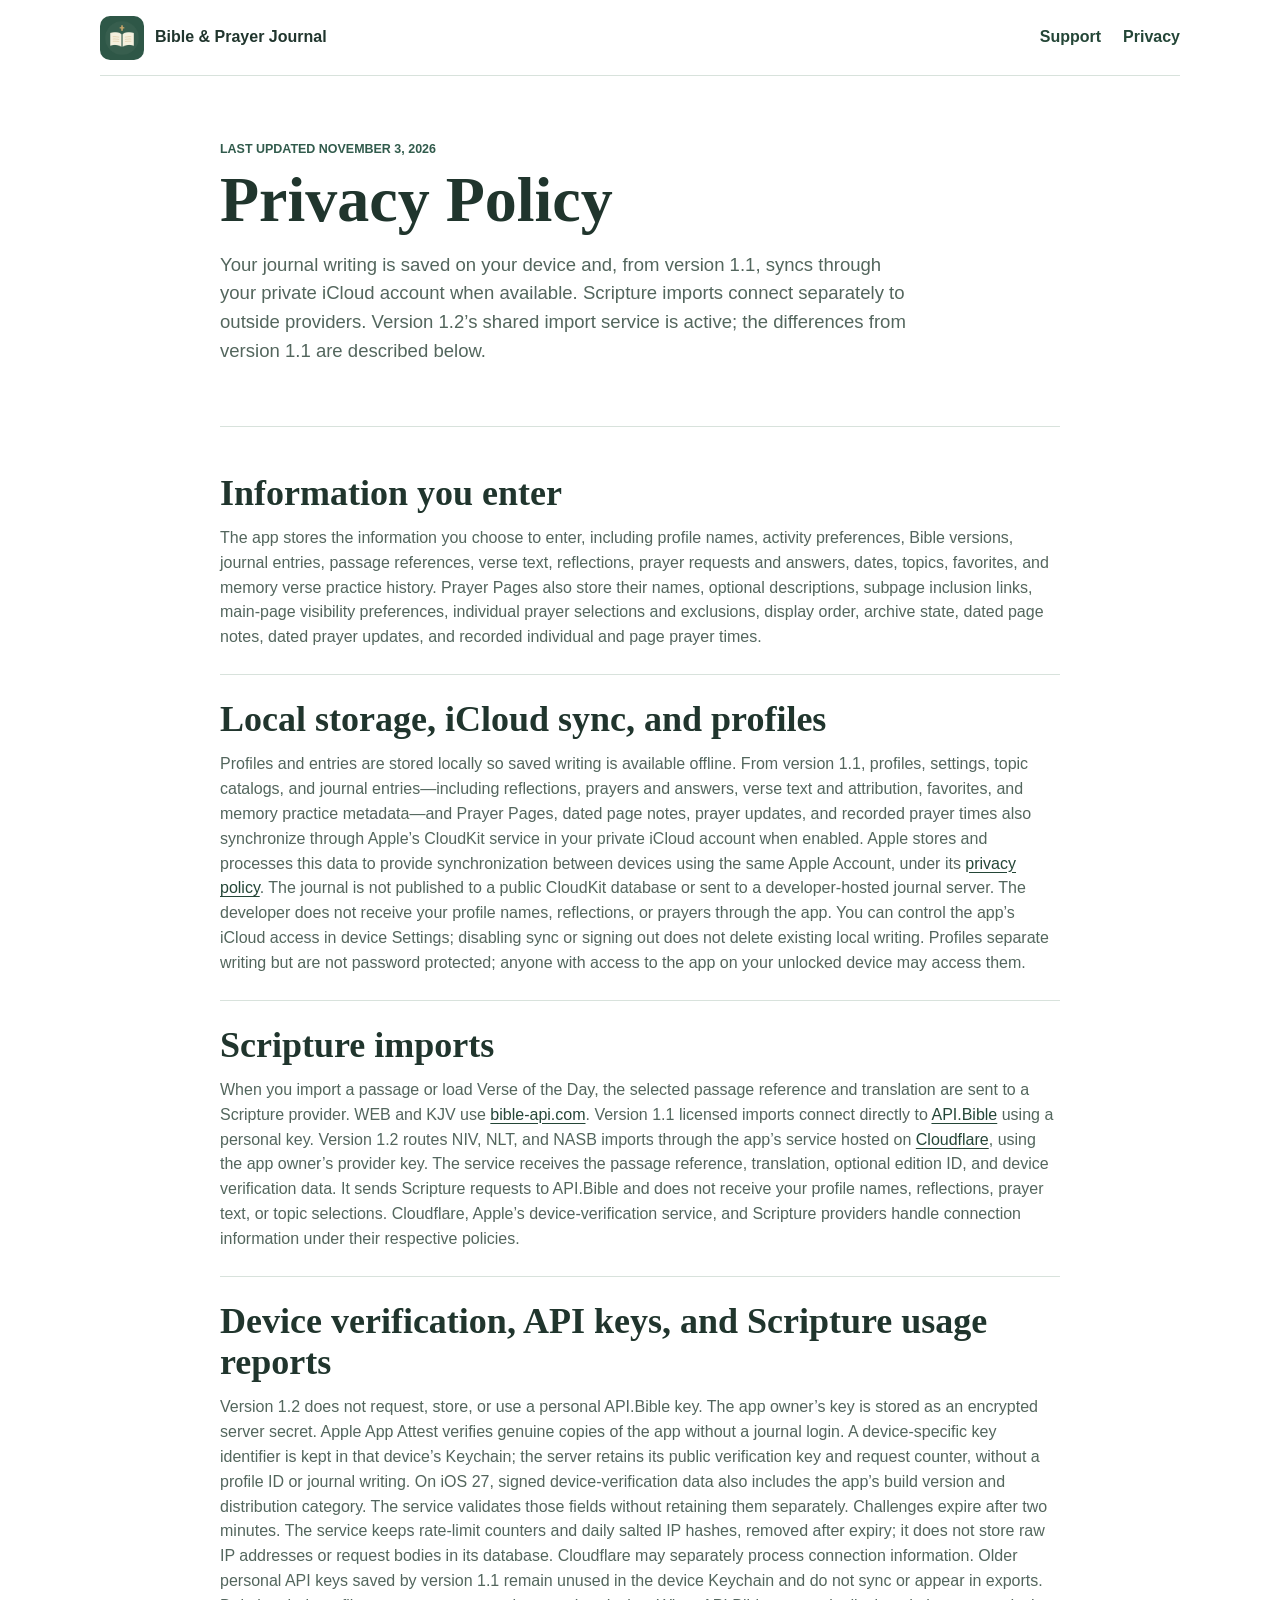
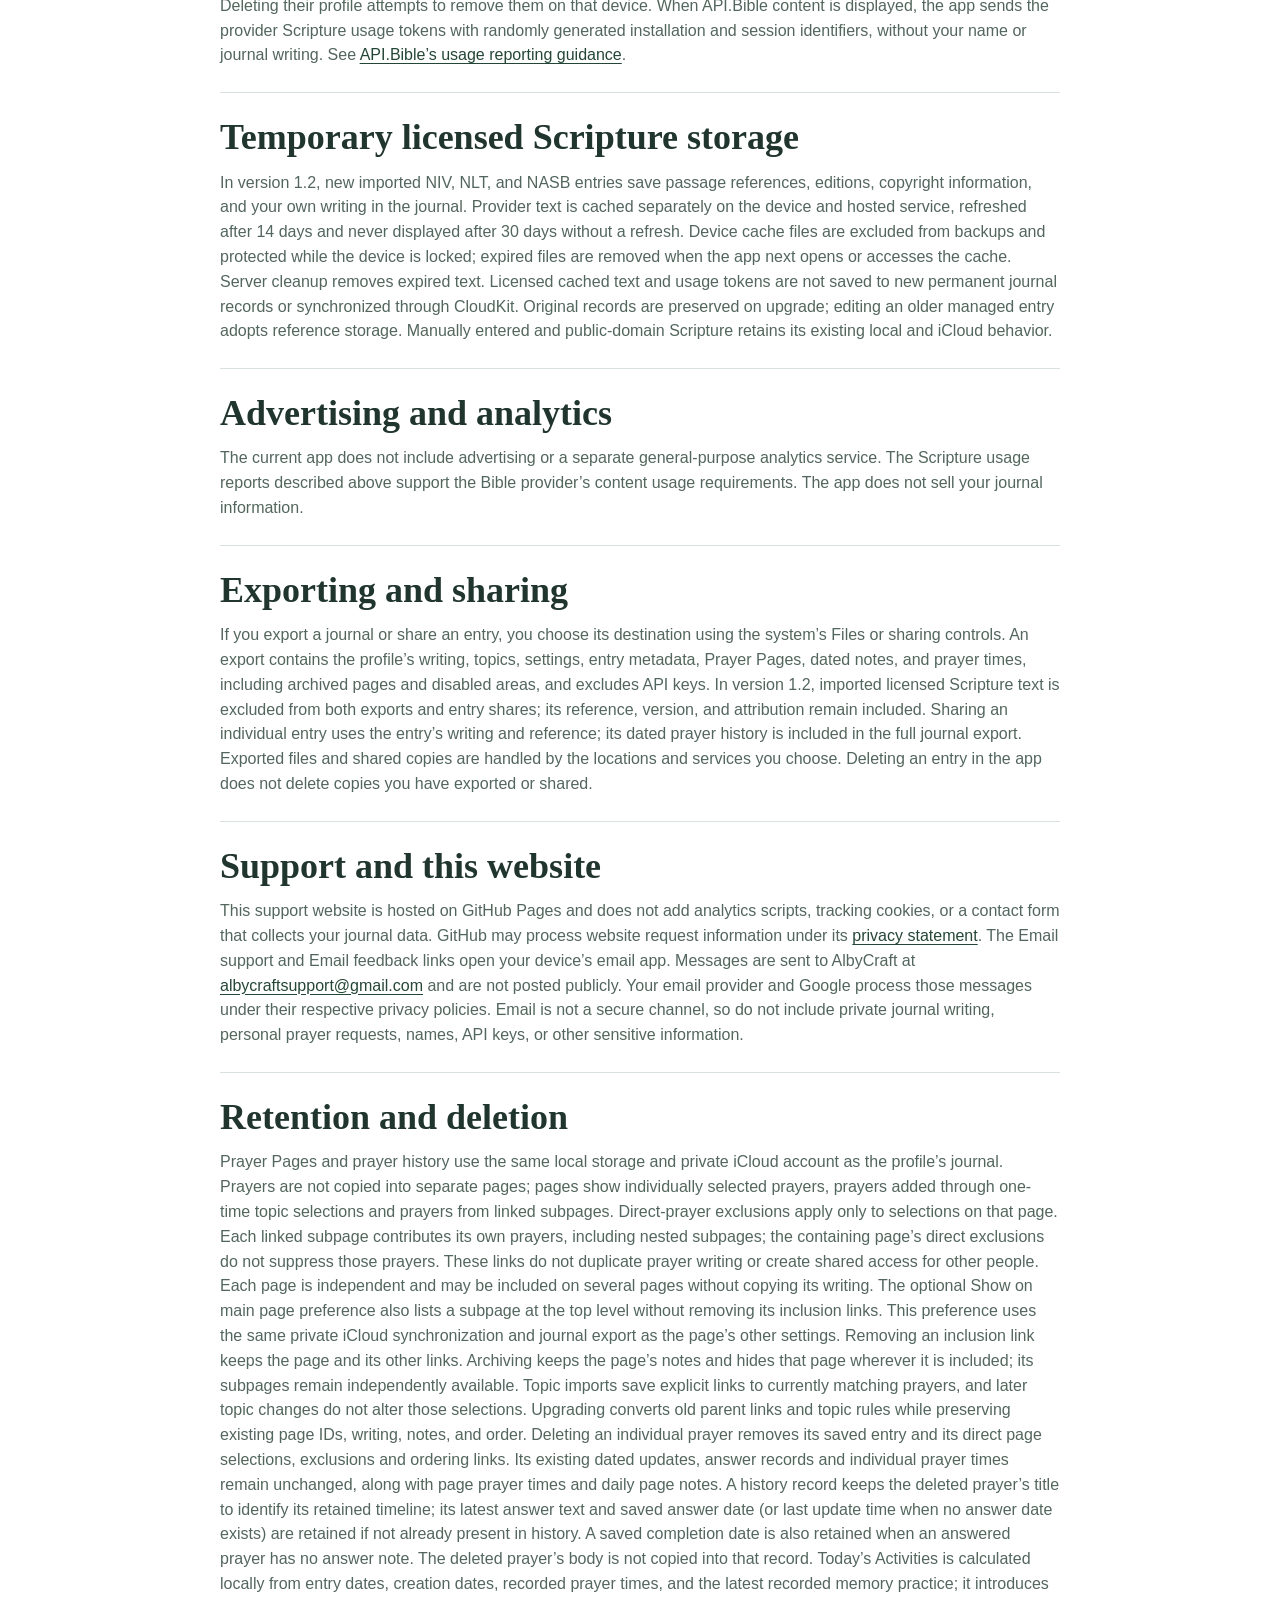
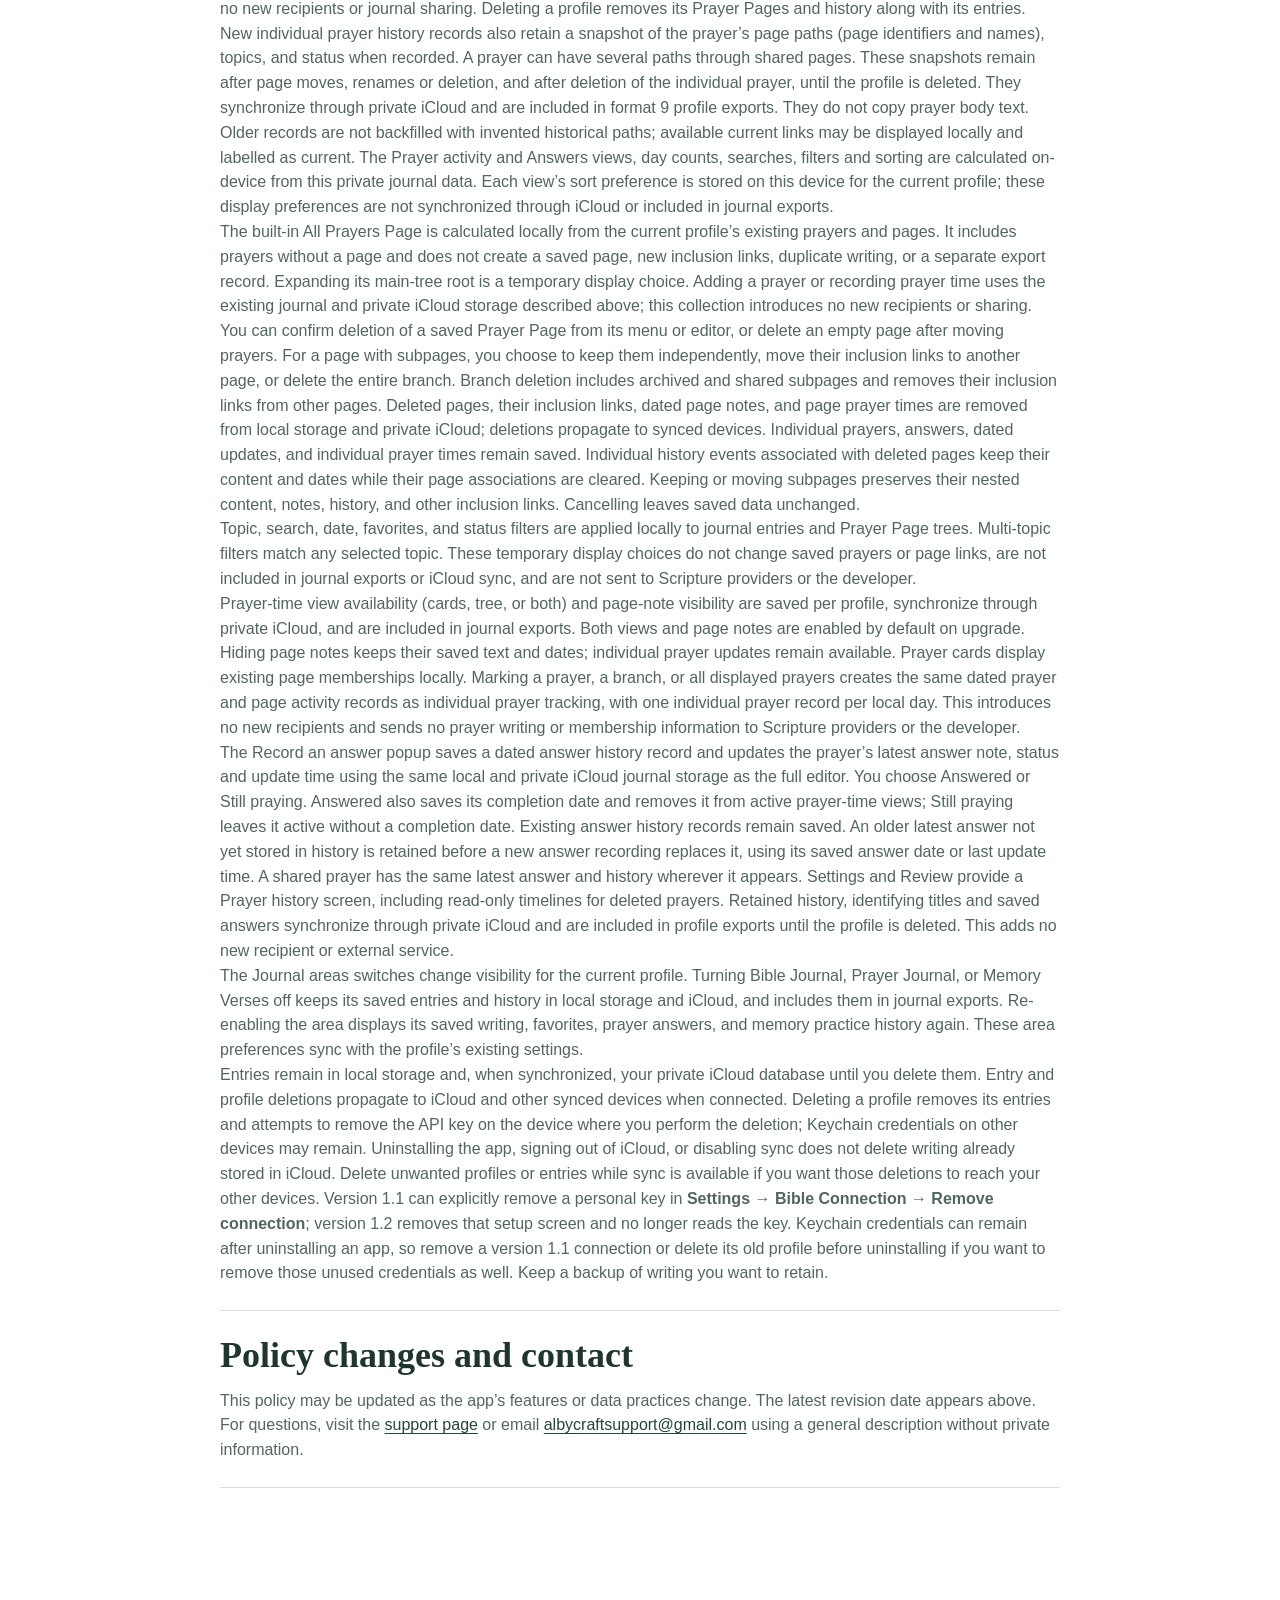
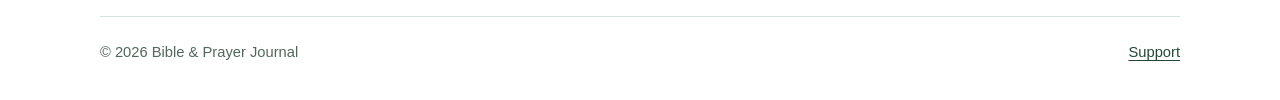
<file: privacy.html>
<!doctype html>
<html lang="en">
<head>
  <meta charset="utf-8">
  <meta name="viewport" content="width=device-width, initial-scale=1">
  <meta name="description" content="Privacy policy for Bible & Prayer Journal for iPhone and iPad.">
  <meta name="theme-color" content="#315b4c">
  <title>Privacy Policy — Bible &amp; Prayer Journal</title>
  <link rel="icon" href="assets/app-icon.png">
  <link rel="stylesheet" href="styles.css">
</head>
<body>
  <a class="skip-link" href="#main">Skip to content</a>
  <header class="site-header">
    <a class="brand" href="./" aria-label="Bible and Prayer Journal Support home">
      <img src="assets/app-icon.png" alt="" width="44" height="44">
      <span>Bible &amp; Prayer Journal</span>
    </a>
    <nav aria-label="Support navigation">
      <a href="./">Support</a>
      <a href="privacy.html" aria-current="page">Privacy</a>
    </nav>
  </header>
  <main class="policy-page" id="main">
    <div class="policy-heading">
      <p class="eyebrow">Last updated November 3, 2026</p>
      <h1>Privacy Policy</h1>
      <p class="lead">Your journal writing is saved on your device and, from version 1.1, syncs through your private iCloud account when available. Scripture imports connect separately to outside providers. Version 1.2’s shared import service is active; the differences from version 1.1 are described below.</p>
    </div>
    <div class="policy-content">
      <section>
        <h2>Information you enter</h2>
        <p>The app stores the information you choose to enter, including profile names, activity preferences, Bible versions, journal entries, passage references, verse text, reflections, prayer requests and answers, dates, topics, favorites, and memory verse practice history. Prayer Pages also store their names, optional descriptions, subpage inclusion links, main-page visibility preferences, individual prayer selections and exclusions, display order, archive state, dated page notes, dated prayer updates, and recorded individual and page prayer times.</p>
      </section>
      <section>
        <h2>Local storage, iCloud sync, and profiles</h2>
        <p>Profiles and entries are stored locally so saved writing is available offline. From version 1.1, profiles, settings, topic catalogs, and journal entries—including reflections, prayers and answers, verse text and attribution, favorites, and memory practice metadata—and Prayer Pages, dated page notes, prayer updates, and recorded prayer times also synchronize through Apple’s CloudKit service in your private iCloud account when enabled. Apple stores and processes this data to provide synchronization between devices using the same Apple Account, under its <a href="https://www.apple.com/legal/privacy/">privacy policy</a>. The journal is not published to a public CloudKit database or sent to a developer-hosted journal server. The developer does not receive your profile names, reflections, or prayers through the app. You can control the app’s iCloud access in device Settings; disabling sync or signing out does not delete existing local writing. Profiles separate writing but are not password protected; anyone with access to the app on your unlocked device may access them.</p>
      </section>
      <section>
        <h2>Scripture imports</h2>
        <p>When you import a passage or load Verse of the Day, the selected passage reference and translation are sent to a Scripture provider. WEB and KJV use <a href="https://bible-api.com/">bible-api.com</a>. Version 1.1 licensed imports connect directly to <a href="https://api.bible/">API.Bible</a> using a personal key. Version 1.2 routes NIV, NLT, and NASB imports through the app’s service hosted on <a href="https://www.cloudflare.com/privacypolicy/">Cloudflare</a>, using the app owner’s provider key. The service receives the passage reference, translation, optional edition ID, and device verification data. It sends Scripture requests to API.Bible and does not receive your profile names, reflections, prayer text, or topic selections. Cloudflare, Apple’s device-verification service, and Scripture providers handle connection information under their respective policies.</p>
      </section>
      <section>
        <h2>Device verification, API keys, and Scripture usage reports</h2>
        <p>Version 1.2 does not request, store, or use a personal API.Bible key. The app owner’s key is stored as an encrypted server secret. Apple App Attest verifies genuine copies of the app without a journal login. A device-specific key identifier is kept in that device’s Keychain; the server retains its public verification key and request counter, without a profile ID or journal writing. On iOS 27, signed device-verification data also includes the app’s build version and distribution category. The service validates those fields without retaining them separately. Challenges expire after two minutes. The service keeps rate-limit counters and daily salted IP hashes, removed after expiry; it does not store raw IP addresses or request bodies in its database. Cloudflare may separately process connection information. Older personal API keys saved by version 1.1 remain unused in the device Keychain and do not sync or appear in exports. Deleting their profile attempts to remove them on that device. When API.Bible content is displayed, the app sends the provider Scripture usage tokens with randomly generated installation and session identifiers, without your name or journal writing. See <a href="https://docs.api.bible/resources/fair-use/">API.Bible’s usage reporting guidance</a>.</p>
      </section>
      <section>
        <h2>Temporary licensed Scripture storage</h2>
        <p>In version 1.2, new imported NIV, NLT, and NASB entries save passage references, editions, copyright information, and your own writing in the journal. Provider text is cached separately on the device and hosted service, refreshed after 14 days and never displayed after 30 days without a refresh. Device cache files are excluded from backups and protected while the device is locked; expired files are removed when the app next opens or accesses the cache. Server cleanup removes expired text. Licensed cached text and usage tokens are not saved to new permanent journal records or synchronized through CloudKit. Original records are preserved on upgrade; editing an older managed entry adopts reference storage. Manually entered and public-domain Scripture retains its existing local and iCloud behavior.</p>
      </section>
      <section>
        <h2>Advertising and analytics</h2>
        <p>The current app does not include advertising or a separate general-purpose analytics service. The Scripture usage reports described above support the Bible provider’s content usage requirements. The app does not sell your journal information.</p>
      </section>
      <section>
        <h2>Exporting and sharing</h2>
        <p>If you export a journal or share an entry, you choose its destination using the system’s Files or sharing controls. An export contains the profile’s writing, topics, settings, entry metadata, Prayer Pages, dated notes, and prayer times, including archived pages and disabled areas, and excludes API keys. In version 1.2, imported licensed Scripture text is excluded from both exports and entry shares; its reference, version, and attribution remain included. Sharing an individual entry uses the entry’s writing and reference; its dated prayer history is included in the full journal export. Exported files and shared copies are handled by the locations and services you choose. Deleting an entry in the app does not delete copies you have exported or shared.</p>
      </section>
      <section>
        <h2>Support and this website</h2>
        <p>This support website is hosted on GitHub Pages and does not add analytics scripts, tracking cookies, or a contact form that collects your journal data. GitHub may process website request information under its <a href="https://docs.github.com/en/site-policy/privacy-policies/github-general-privacy-statement">privacy statement</a>. The Email support and Email feedback links open your device’s email app. Messages are sent to AlbyCraft at <a href="mailto:albycraftsupport@gmail.com">albycraftsupport@gmail.com</a> and are not posted publicly. Your email provider and Google process those messages under their respective privacy policies. Email is not a secure channel, so do not include private journal writing, personal prayer requests, names, API keys, or other sensitive information.</p>
      </section>
      <section>
        <h2>Retention and deletion</h2>
        <p>Prayer Pages and prayer history use the same local storage and private iCloud account as the profile’s journal. Prayers are not copied into separate pages; pages show individually selected prayers, prayers added through one-time topic selections and prayers from linked subpages. Direct-prayer exclusions apply only to selections on that page. Each linked subpage contributes its own prayers, including nested subpages; the containing page’s direct exclusions do not suppress those prayers. These links do not duplicate prayer writing or create shared access for other people. Each page is independent and may be included on several pages without copying its writing. The optional Show on main page preference also lists a subpage at the top level without removing its inclusion links. This preference uses the same private iCloud synchronization and journal export as the page’s other settings. Removing an inclusion link keeps the page and its other links. Archiving keeps the page’s notes and hides that page wherever it is included; its subpages remain independently available. Topic imports save explicit links to currently matching prayers, and later topic changes do not alter those selections. Upgrading converts old parent links and topic rules while preserving existing page IDs, writing, notes, and order. Deleting an individual prayer removes its saved entry and its direct page selections, exclusions and ordering links. Its existing dated updates, answer records and individual prayer times remain unchanged, along with page prayer times and daily page notes. A history record keeps the deleted prayer’s title to identify its retained timeline; its latest answer text and saved answer date (or last update time when no answer date exists) are retained if not already present in history. A saved completion date is also retained when an answered prayer has no answer note. The deleted prayer’s body is not copied into that record. Today’s Activities is calculated locally from entry dates, creation dates, recorded prayer times, and the latest recorded memory practice; it introduces no new recipients or journal sharing. Deleting a profile removes its Prayer Pages and history along with its entries.</p>
        <p>New individual prayer history records also retain a snapshot of the prayer’s page paths (page identifiers and names), topics, and status when recorded. A prayer can have several paths through shared pages. These snapshots remain after page moves, renames or deletion, and after deletion of the individual prayer, until the profile is deleted. They synchronize through private iCloud and are included in format 9 profile exports. They do not copy prayer body text. Older records are not backfilled with invented historical paths; available current links may be displayed locally and labelled as current. The Prayer activity and Answers views, day counts, searches, filters and sorting are calculated on-device from this private journal data. Each view’s sort preference is stored on this device for the current profile; these display preferences are not synchronized through iCloud or included in journal exports.</p>
        <p>The built-in All Prayers Page is calculated locally from the current profile’s existing prayers and pages. It includes prayers without a page and does not create a saved page, new inclusion links, duplicate writing, or a separate export record. Expanding its main-tree root is a temporary display choice. Adding a prayer or recording prayer time uses the existing journal and private iCloud storage described above; this collection introduces no new recipients or sharing.</p>
        <p>You can confirm deletion of a saved Prayer Page from its menu or editor, or delete an empty page after moving prayers. For a page with subpages, you choose to keep them independently, move their inclusion links to another page, or delete the entire branch. Branch deletion includes archived and shared subpages and removes their inclusion links from other pages. Deleted pages, their inclusion links, dated page notes, and page prayer times are removed from local storage and private iCloud; deletions propagate to synced devices. Individual prayers, answers, dated updates, and individual prayer times remain saved. Individual history events associated with deleted pages keep their content and dates while their page associations are cleared. Keeping or moving subpages preserves their nested content, notes, history, and other inclusion links. Cancelling leaves saved data unchanged.</p>
        <p>Topic, search, date, favorites, and status filters are applied locally to journal entries and Prayer Page trees. Multi-topic filters match any selected topic. These temporary display choices do not change saved prayers or page links, are not included in journal exports or iCloud sync, and are not sent to Scripture providers or the developer.</p>
        <p>Prayer-time view availability (cards, tree, or both) and page-note visibility are saved per profile, synchronize through private iCloud, and are included in journal exports. Both views and page notes are enabled by default on upgrade. Hiding page notes keeps their saved text and dates; individual prayer updates remain available. Prayer cards display existing page memberships locally. Marking a prayer, a branch, or all displayed prayers creates the same dated prayer and page activity records as individual prayer tracking, with one individual prayer record per local day. This introduces no new recipients and sends no prayer writing or membership information to Scripture providers or the developer.</p>
        <p>The Record an answer popup saves a dated answer history record and updates the prayer’s latest answer note, status and update time using the same local and private iCloud journal storage as the full editor. You choose Answered or Still praying. Answered also saves its completion date and removes it from active prayer-time views; Still praying leaves it active without a completion date. Existing answer history records remain saved. An older latest answer not yet stored in history is retained before a new answer recording replaces it, using its saved answer date or last update time. A shared prayer has the same latest answer and history wherever it appears. Settings and Review provide a Prayer history screen, including read-only timelines for deleted prayers. Retained history, identifying titles and saved answers synchronize through private iCloud and are included in profile exports until the profile is deleted. This adds no new recipient or external service.</p>
        <p>The Journal areas switches change visibility for the current profile. Turning Bible Journal, Prayer Journal, or Memory Verses off keeps its saved entries and history in local storage and iCloud, and includes them in journal exports. Re-enabling the area displays its saved writing, favorites, prayer answers, and memory practice history again. These area preferences sync with the profile’s existing settings.</p>
        <p>Entries remain in local storage and, when synchronized, your private iCloud database until you delete them. Entry and profile deletions propagate to iCloud and other synced devices when connected. Deleting a profile removes its entries and attempts to remove the API key on the device where you perform the deletion; Keychain credentials on other devices may remain. Uninstalling the app, signing out of iCloud, or disabling sync does not delete writing already stored in iCloud. Delete unwanted profiles or entries while sync is available if you want those deletions to reach your other devices. Version 1.1 can explicitly remove a personal key in <strong>Settings → Bible Connection → Remove connection</strong>; version 1.2 removes that setup screen and no longer reads the key. Keychain credentials can remain after uninstalling an app, so remove a version 1.1 connection or delete its old profile before uninstalling if you want to remove those unused credentials as well. Keep a backup of writing you want to retain.</p>
      </section>
      <section>
        <h2>Policy changes and contact</h2>
        <p>This policy may be updated as the app’s features or data practices change. The latest revision date appears above. For questions, visit the <a href="./">support page</a> or email <a href="mailto:albycraftsupport@gmail.com?subject=Bible%20%26%20Prayer%20Journal%20Privacy%20Question">albycraftsupport@gmail.com</a> using a general description without private information.</p>
      </section>
    </div>
  </main>
  <footer>
    <span>&copy; 2026 Bible &amp; Prayer Journal</span>
    <a href="./">Support</a>
  </footer>
</body>
</html>
</file>
<file: styles.css>
:root {
  color-scheme: light;
  --ink: #20352d;
  --muted: #53665d;
  --surface: #ffffff;
  --soft: #edf3ef;
  --line: #d8e2dc;
  --teal: #315b4c;
  --teal-dark: #244637;
  --coral: #885c2a;
  --focus: #005fcc;
  font-family: -apple-system, BlinkMacSystemFont, "Segoe UI", sans-serif;
}

* {
  box-sizing: border-box;
}

html {
  scroll-behavior: smooth;
}

body {
  margin: 0;
  color: var(--ink);
  background: var(--surface);
  line-height: 1.55;
}

a {
  color: var(--teal-dark);
  text-underline-offset: 3px;
}

a:focus-visible {
  outline: 3px solid var(--focus);
  outline-offset: 3px;
}

.skip-link {
  position: absolute;
  top: -80px;
  left: 16px;
  z-index: 10;
  background: #fff;
  padding: 10px 16px;
}

.skip-link:focus {
  top: 8px;
}

h1, h2 {
  font-family: Georgia, "Times New Roman", serif;
  font-weight: 600;
}

.site-header,
main,
footer {
  width: min(1080px, calc(100% - 40px));
  margin-inline: auto;
}

.site-header {
  min-height: 76px;
  display: flex;
  align-items: center;
  justify-content: space-between;
  gap: 24px;
  border-bottom: 1px solid var(--line);
}

.brand {
  display: inline-flex;
  align-items: center;
  gap: 11px;
  color: var(--ink);
  font-weight: 750;
  text-decoration: none;
}

.brand img {
  border-radius: 10px;
}

nav {
  display: flex;
  gap: 22px;
}

nav a {
  font-weight: 650;
  text-decoration: none;
}

.intro {
  min-height: 410px;
  display: grid;
  grid-template-columns: minmax(0, 1fr) auto;
  align-items: center;
  gap: clamp(40px, 9vw, 120px);
  padding-block: 58px 42px;
}

.intro-copy {
  max-width: 680px;
}

.eyebrow {
  margin: 0 0 8px;
  color: var(--teal);
  font-size: 0.78rem;
  font-weight: 800;
  text-transform: uppercase;
}

h1,
h2,
h3,
p {
  margin-top: 0;
}

h1 {
  margin-bottom: 18px;
  font-size: clamp(2.4rem, 6vw, 4.6rem);
  line-height: 1.02;
  letter-spacing: 0;
}

h2 {
  margin-bottom: 12px;
  font-size: clamp(1.55rem, 3vw, 2.25rem);
  line-height: 1.15;
  letter-spacing: 0;
}

h3 {
  margin-bottom: 8px;
  font-size: 1.08rem;
  line-height: 1.3;
  letter-spacing: 0;
}

.lead {
  max-width: 690px;
  margin-bottom: 28px;
  color: var(--muted);
  font-size: 1.16rem;
}

.app-icon {
  width: clamp(120px, 20vw, 180px);
  height: auto;
  border-radius: 28px;
  box-shadow: 0 18px 42px rgba(23, 49, 58, 0.18);
}

.primary-action,
.secondary-action,
.feedback-action {
  display: inline-flex;
  min-height: 48px;
  align-items: center;
  justify-content: center;
  padding: 11px 18px;
  border-radius: 7px;
  font-weight: 750;
  text-decoration: none;
}

.primary-action {
  color: #ffffff;
  background: var(--teal);
}

.primary-action:hover {
  background: var(--teal-dark);
}

.secondary-action {
  color: var(--ink);
  background: #ffffff;
  border: 1px solid var(--line);
}

.feedback-action {
  color: #ffffff;
  background: var(--coral);
}

.feedback-action:hover {
  background: #6b451e;
}

.support-notice {
  padding: 17px 20px;
  border-left: 4px solid var(--coral);
  background: #fbf6ed;
}

.support-notice strong {
  display: block;
}

.help-section {
  padding-block: 76px;
}

.section-heading {
  margin-bottom: 30px;
}

.faq-grid {
  display: grid;
  grid-template-columns: repeat(2, minmax(0, 1fr));
  gap: 14px;
}

.faq-item {
  padding: 22px;
  border: 1px solid var(--line);
  border-radius: 8px;
  background: #ffffff;
}

.faq-item p,
.contact-section p,
.feedback-section p,
.policy-content p {
  margin-bottom: 0;
  color: var(--muted);
}

.contact-section {
  display: flex;
  align-items: center;
  justify-content: space-between;
  gap: 32px;
  padding: 34px;
  border-radius: 8px;
  background: var(--soft);
}

.feedback-section {
  display: grid;
  grid-template-columns: minmax(0, 1fr) auto;
  align-items: center;
  gap: 40px;
  padding-block: 40px;
  border-block: 1px solid var(--line);
}

.feedback-section > div {
  max-width: 720px;
}

.feedback-privacy {
  padding-top: 14px;
  font-size: 0.94rem;
}

.feedback-privacy strong {
  color: var(--ink);
}

.contact-section div {
  max-width: 680px;
}

.policy-page {
  max-width: 840px;
}

.policy-heading {
  padding-block: 64px 32px;
  border-bottom: 1px solid var(--line);
}

.policy-heading h1 {
  font-size: clamp(2.3rem, 6vw, 4rem);
}

.policy-content {
  padding-block: 22px 58px;
}

.policy-content section {
  padding-block: 24px;
  border-bottom: 1px solid var(--line);
}

footer {
  display: flex;
  justify-content: space-between;
  gap: 20px;
  margin-top: 70px;
  padding-block: 24px 36px;
  border-top: 1px solid var(--line);
  color: var(--muted);
  font-size: 0.92rem;
}

@media (max-width: 680px) {
  .site-header,
  main,
  footer {
    width: min(100% - 28px, 1080px);
  }

  .site-header {
    min-height: 68px;
  }

  .brand span {
    display: none;
  }

  .intro {
    min-height: auto;
    grid-template-columns: 1fr;
    gap: 30px;
    padding-block: 44px 34px;
  }

  .app-icon {
    grid-row: 1;
    width: 104px;
    border-radius: 22px;
  }

  .faq-grid {
    grid-template-columns: 1fr;
  }

  .contact-section {
    align-items: flex-start;
    flex-direction: column;
    padding: 24px;
  }

  .feedback-section {
    grid-template-columns: 1fr;
    gap: 22px;
  }

  footer {
    align-items: flex-start;
    flex-direction: column;
  }
}

@media (prefers-reduced-motion: reduce) {
  html {
    scroll-behavior: auto;
  }
}
</file>
